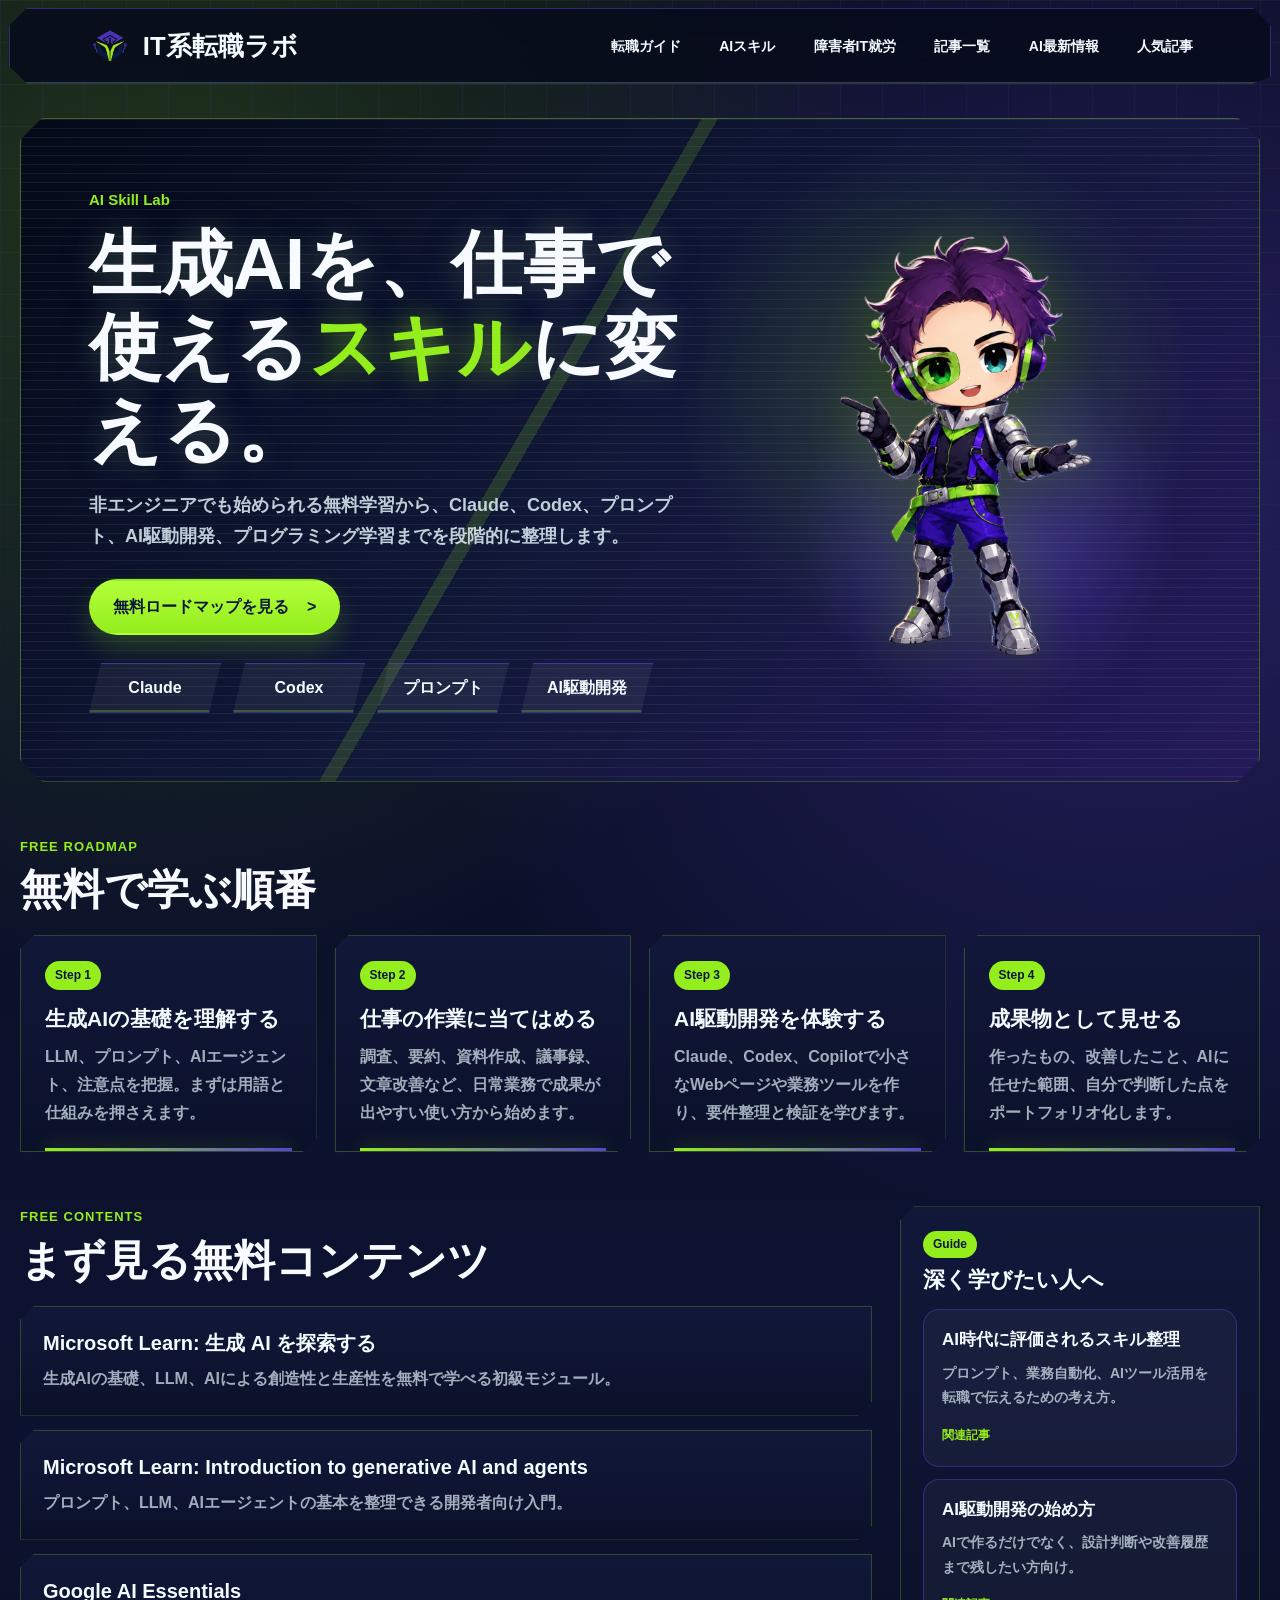
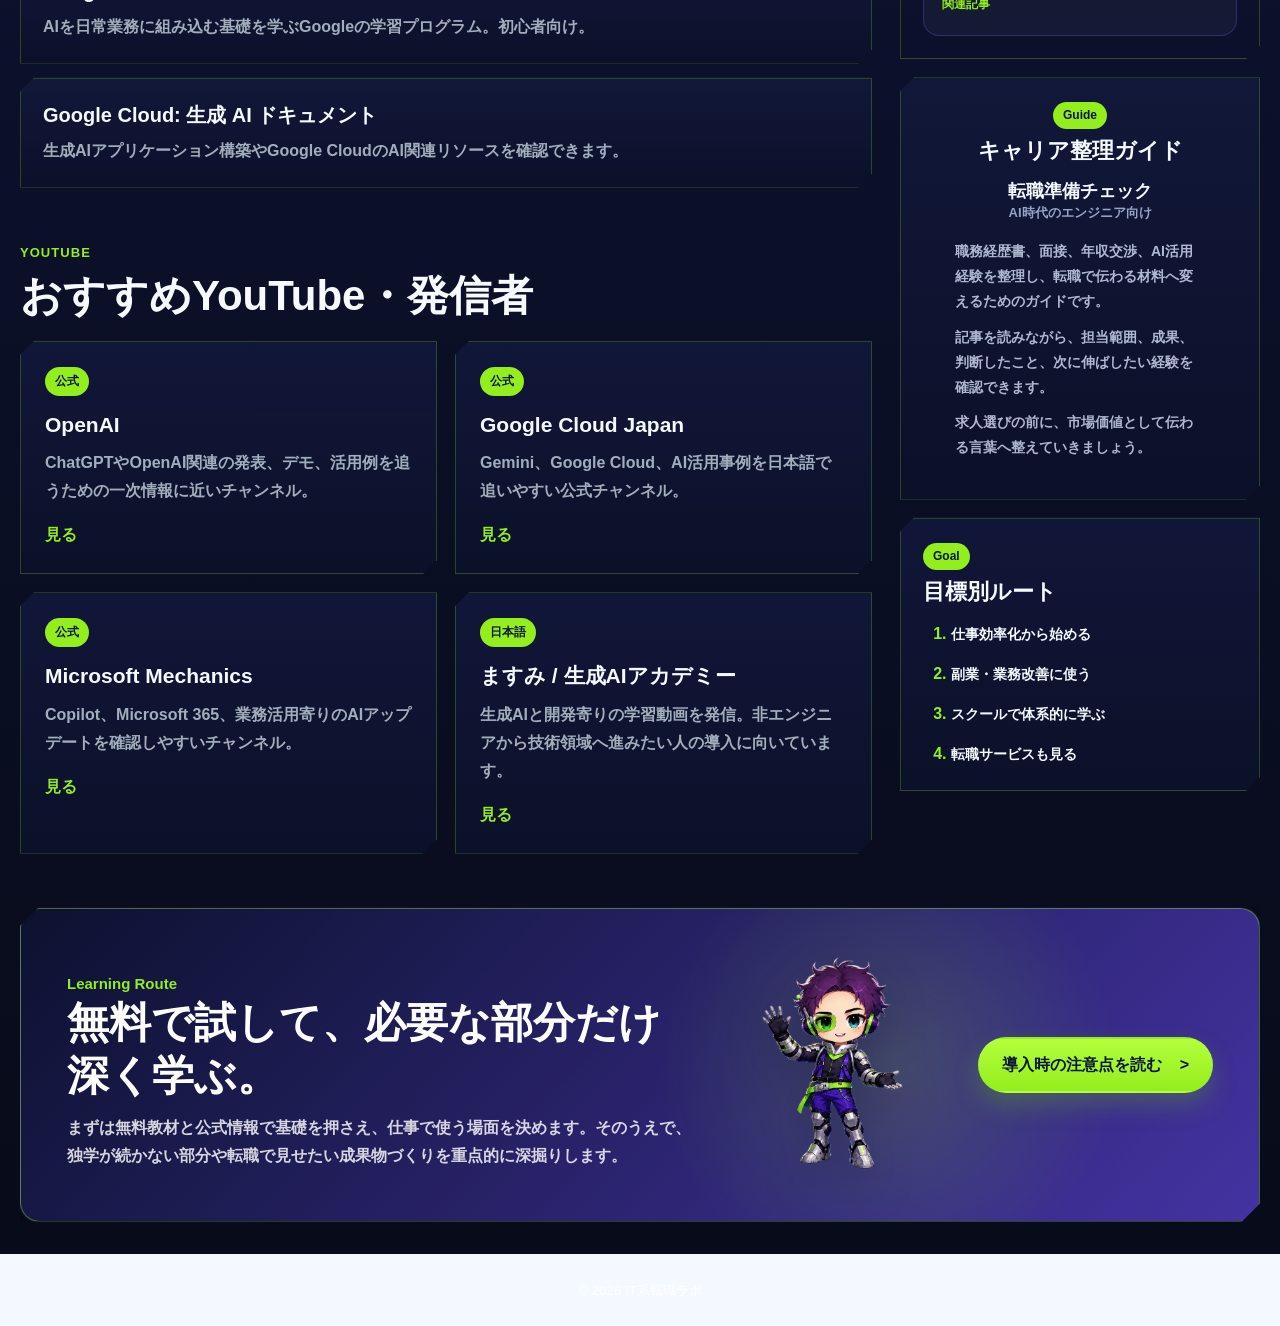
<file: ai-skills.html>
<!DOCTYPE html>
<html lang="ja">
<head>
  <meta charset="UTF-8">
  <!-- Google Tag Manager -->
  <script>(function(w,d,s,l,i){w[l]=w[l]||[];w[l].push({'gtm.start':
  new Date().getTime(),event:'gtm.js'});var f=d.getElementsByTagName(s)[0],
  j=d.createElement(s),dl=l!='dataLayer'?'&l='+l:'';j.async=true;j.src=
  'https://www.googletagmanager.com/gtm.js?id='+i+dl;f.parentNode.insertBefore(j,f);
  })(window,document,'script','dataLayer','GTM-K5G35ZPQ');</script>
  <!-- End Google Tag Manager -->
  <meta name="viewport" content="width=device-width, initial-scale=1.0">
  <link rel="icon" type="image/png" href="logo2.png">
  <meta name="description" content="非エンジニアから実務経験者まで、生成AIを仕事とキャリアに活かすための無料学習ロードマップです。">
  <link rel="canonical" href="https://poka-tools.github.io/article-lp/ai-skills.html">
  <meta property="og:type" content="website">
  <meta property="og:site_name" content="IT系転職ラボ">
  <meta property="og:title" content="AIスキルラボ | 生成AIを無料で学ぶロードマップ">
  <meta property="og:description" content="生成AIを仕事とキャリアに活かすための無料学習ロードマップです。">
  <meta property="og:url" content="https://poka-tools.github.io/article-lp/ai-skills.html">
  <meta property="og:image" content="https://poka-tools.github.io/article-lp/assets/images/eyecatch-ai-era-engineer-skills.webp">
  <meta property="og:image:width" content="1200">
  <meta property="og:image:height" content="630">
  <meta name="twitter:card" content="summary_large_image">
  <meta name="twitter:title" content="AIスキルラボ | 生成AIを無料で学ぶロードマップ">
  <meta name="twitter:description" content="生成AIを仕事とキャリアに活かすための無料学習ロードマップです。">
  <meta name="twitter:image" content="https://poka-tools.github.io/article-lp/assets/images/eyecatch-ai-era-engineer-skills.webp">
  <title>AIスキルラボ | 生成AIを無料で学ぶロードマップ</title>
  <link rel="stylesheet" href="styles.css?v=20260530-1">
</head>
<body class="ai-lab-page">
  <!-- Google Tag Manager (noscript) -->
  <noscript><iframe src="https://www.googletagmanager.com/ns.html?id=GTM-K5G35ZPQ"
  height="0" width="0" style="display:none;visibility:hidden"></iframe></noscript>
  <!-- End Google Tag Manager (noscript) -->
  <header class="site-header">
    <a class="brand" href="index.html">
      <img src="logo2.png" alt="" aria-hidden="true">
      <span>IT系転職ラボ</span>
    </a>
    <button class="menu-toggle" type="button" aria-expanded="false" aria-label="メニューを開く">
      <span></span>
      <span></span>
      <span></span>
    </button>
    <nav class="nav" aria-label="主要ナビゲーション">
      <a href="index.html#main-article">転職ガイド</a>
      <a href="ai-skills.html">AIスキル</a>
      <a href="shogaisha-it-shurou.html">障害者IT就労</a>
      <a href="articles.html">記事一覧</a>
      <a href="index.html#ai-news">AI最新情報</a>
      <a href="index.html#popular">人気記事</a>
    </nav>
  </header>

  <main>
    <section class="skill-hero">
      <div>
        <p class="eyebrow">AI Skill Lab</p>
        <h1>生成AIを、仕事で使える<span>スキル</span>に変える。</h1>
        <p>
          非エンジニアでも始められる無料学習から、Claude、Codex、プロンプト、AI駆動開発、プログラミング学習までを段階的に整理します。
        </p>
        <div class="hero-actions">
          <a class="button primary" href="#roadmap">無料ロードマップを見る</a>
        </div>
        <div class="cyber-tags" aria-label="学習カテゴリ">
          <a href="#roadmap">Claude</a>
          <a href="#roadmap">Codex</a>
          <a href="#roadmap">プロンプト</a>
          <a href="#roadmap">AI駆動開発</a>
        </div>
      </div>
      <img src="image3.webp" alt="" aria-hidden="true">
    </section>

    <section id="roadmap" class="lab-section">
      <div class="section-heading">
        <p>Free Roadmap</p>
        <h2>無料で学ぶ順番</h2>
      </div>
      <div class="roadmap-grid">
        <article>
          <span>Step 1</span>
          <h3>生成AIの基礎を理解する</h3>
          <p>LLM、プロンプト、AIエージェント、注意点を把握。まずは用語と仕組みを押さえます。</p>
        </article>
        <article>
          <span>Step 2</span>
          <h3>仕事の作業に当てはめる</h3>
          <p>調査、要約、資料作成、議事録、文章改善など、日常業務で成果が出やすい使い方から始めます。</p>
        </article>
        <article>
          <span>Step 3</span>
          <h3>AI駆動開発を体験する</h3>
          <p>Claude、Codex、Copilotで小さなWebページや業務ツールを作り、要件整理と検証を学びます。</p>
        </article>
        <article>
          <span>Step 4</span>
          <h3>成果物として見せる</h3>
          <p>作ったもの、改善したこと、AIに任せた範囲、自分で判断した点をポートフォリオ化します。</p>
        </article>
      </div>
    </section>

    <section class="lab-layout">
      <div>
        <section class="resource-section">
          <div class="section-heading">
            <p>Free Contents</p>
            <h2>まず見る無料コンテンツ</h2>
          </div>
          <div class="resource-list">
            <a href="https://learn.microsoft.com/ja-jp/training/modules/explore-generative-ai/" target="_blank" rel="noopener">
              <strong>Microsoft Learn: 生成 AI を探索する</strong>
              <p>生成AIの基礎、LLM、AIによる創造性と生産性を無料で学べる初級モジュール。</p>
            </a>
            <a href="https://learn.microsoft.com/training/modules/fundamentals-generative-ai" target="_blank" rel="noopener">
              <strong>Microsoft Learn: Introduction to generative AI and agents</strong>
              <p>プロンプト、LLM、AIエージェントの基本を整理できる開発者向け入門。</p>
            </a>
            <a href="https://grow.google/ai-essentials/" target="_blank" rel="noopener">
              <strong>Google AI Essentials</strong>
              <p>AIを日常業務に組み込む基礎を学ぶGoogleの学習プログラム。初心者向け。</p>
            </a>
            <a href="https://cloud.google.com/docs/generative-ai?hl=ja" target="_blank" rel="noopener">
              <strong>Google Cloud: 生成 AI ドキュメント</strong>
              <p>生成AIアプリケーション構築やGoogle CloudのAI関連リソースを確認できます。</p>
            </a>
          </div>
        </section>

        <section class="resource-section">
          <div class="section-heading">
            <p>YouTube</p>
            <h2>おすすめYouTube・発信者</h2>
          </div>
          <div class="creator-grid">
            <article>
              <span>公式</span>
              <h3>OpenAI</h3>
              <p>ChatGPTやOpenAI関連の発表、デモ、活用例を追うための一次情報に近いチャンネル。</p>
              <a href="https://www.youtube.com/@OpenAI" target="_blank" rel="noopener">見る</a>
            </article>
            <article>
              <span>公式</span>
              <h3>Google Cloud Japan</h3>
              <p>Gemini、Google Cloud、AI活用事例を日本語で追いやすい公式チャンネル。</p>
              <a href="https://www.youtube.com/@googlecloudjapan" target="_blank" rel="noopener">見る</a>
            </article>
            <article>
              <span>公式</span>
              <h3>Microsoft Mechanics</h3>
              <p>Copilot、Microsoft 365、業務活用寄りのAIアップデートを確認しやすいチャンネル。</p>
              <a href="https://www.youtube.com/@MicrosoftMechanics" target="_blank" rel="noopener">見る</a>
            </article>
            <article>
              <span>日本語</span>
              <h3>ますみ / 生成AIアカデミー</h3>
              <p>生成AIと開発寄りの学習動画を発信。非エンジニアから技術領域へ進みたい人の導入に向いています。</p>
              <a href="https://www.youtube.com/@masumi_engineer" target="_blank" rel="noopener">見る</a>
            </article>
          </div>
        </section>
      </div>

      <aside class="lab-sidebar">
        <section class="guide-box">
          <div class="side-heading">
            <span>Guide</span>
            <h2>深く学びたい人へ</h2>
          </div>
          <a class="guide-card" href="article.html?slug=ai-era-engineer-skills">
            <strong>AI時代に評価されるスキル整理</strong>
            <p>プロンプト、業務自動化、AIツール活用を転職で伝えるための考え方。</p>
            <em>関連記事</em>
          </a>
          <a class="guide-card" href="article.html?slug=codex-windows-personal-dev">
            <strong>AI駆動開発の始め方</strong>
            <p>AIで作るだけでなく、設計判断や改善履歴まで残したい方向け。</p>
            <em>関連記事</em>
          </a>
        </section>

        <section class="profile-card" aria-label="キャリア整理ガイド">
          <div class="side-heading">
            <span>Guide</span>
            <h2>キャリア整理ガイド</h2>
          </div>
          <div class="profile-author">
            <div>
              <strong>転職準備チェック</strong>
              <span>AI時代のエンジニア向け</span>
            </div>
          </div>
          <div class="profile-copy">
            <p>職務経歴書、面接、年収交渉、AI活用経験を整理し、転職で伝わる材料へ変えるためのガイドです。</p>
            <p>記事を読みながら、担当範囲、成果、判断したこと、次に伸ばしたい経験を確認できます。</p>
            <p>求人選びの前に、市場価値として伝わる言葉へ整えていきましょう。</p>
          </div>
        </section>

        <section class="side-list">
          <div class="side-heading">
            <span>Goal</span>
            <h2>目標別ルート</h2>
          </div>
          <ol>
            <li><a href="#roadmap">仕事効率化から始める</a></li>
            <li><a href="#roadmap">副業・業務改善に使う</a></li>
            <li><a href="#paid">スクールで体系的に学ぶ</a></li>
            <li><a href="index.html#ads">転職サービスも見る</a></li>
          </ol>
        </section>
      </aside>
    </section>

    <section id="paid" class="paid-section">
      <div>
        <p class="eyebrow">Learning Route</p>
        <h2>無料で試して、必要な部分だけ深く学ぶ。</h2>
        <p>
          まずは無料教材と公式情報で基礎を押さえ、仕事で使う場面を決めます。そのうえで、独学が続かない部分や転職で見せたい成果物づくりを重点的に深掘りします。
        </p>
      </div>
      <img class="paid-mascot" src="image5.webp" alt="" aria-hidden="true">
      <a class="button primary" href="article.html?slug=ai-driven-development-team">導入時の注意点を読む</a>
    </section>
  </main>

  <footer class="footer">
    <small>&copy; 2026 IT系転職ラボ</small>
  </footer>
  <script src="assets/affiliate-links.js?v=20260515-1"></script>
  <script src="assets/app.js?v=20260530-1"></script>
</body>
</html>
</file>
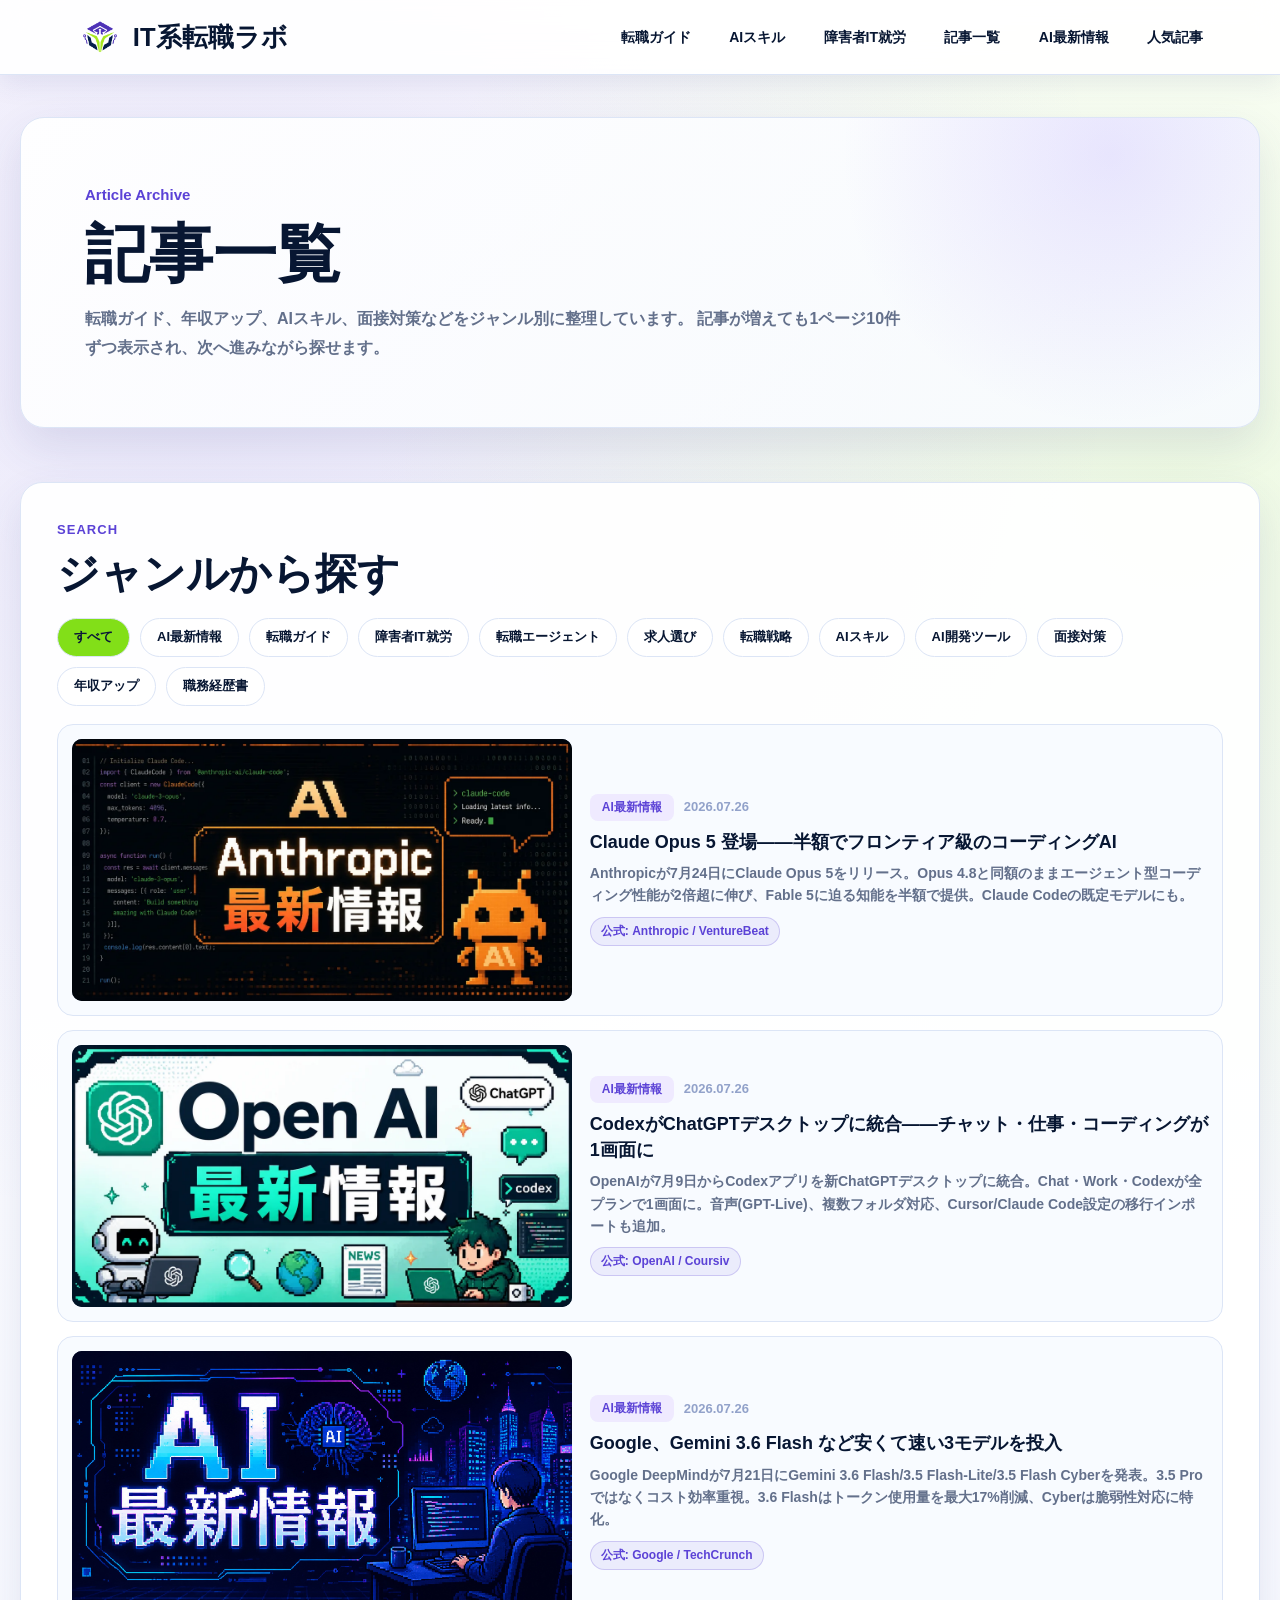
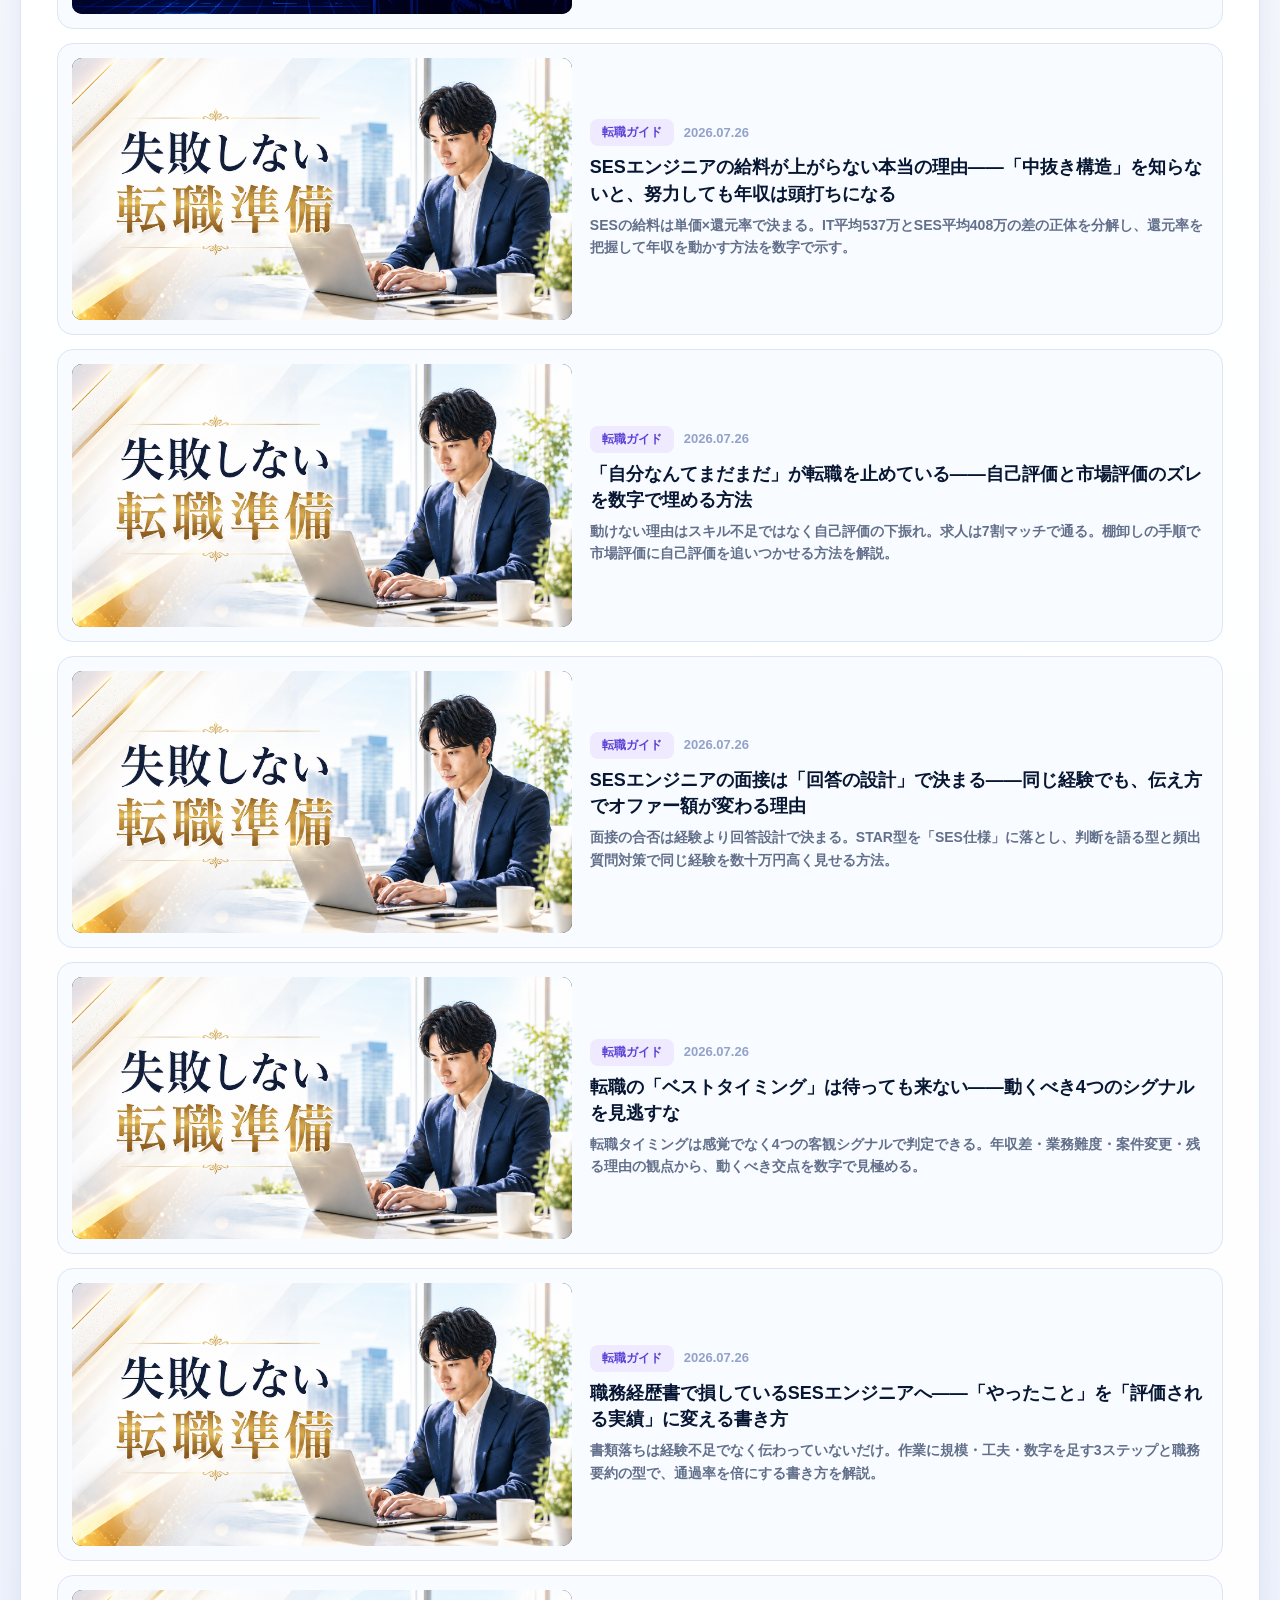
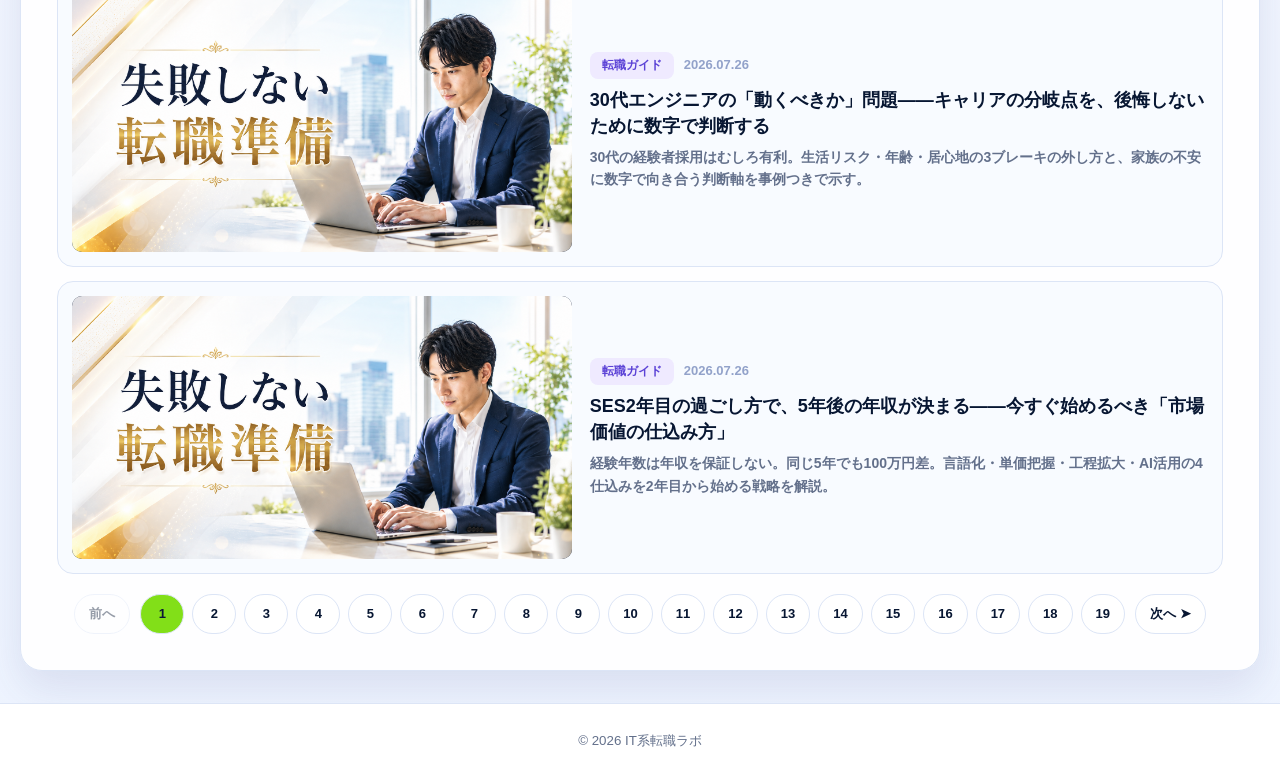
<file: articles.html>
<!DOCTYPE html>
<html lang="ja">
<head>
  <meta charset="UTF-8">
  <!-- Google Tag Manager -->
  <script>(function(w,d,s,l,i){w[l]=w[l]||[];w[l].push({'gtm.start':
  new Date().getTime(),event:'gtm.js'});var f=d.getElementsByTagName(s)[0],
  j=d.createElement(s),dl=l!='dataLayer'?'&l='+l:'';j.async=true;j.src=
  'https://www.googletagmanager.com/gtm.js?id='+i+dl;f.parentNode.insertBefore(j,f);
  })(window,document,'script','dataLayer','GTM-K5G35ZPQ');</script>
  <!-- End Google Tag Manager -->
  <meta name="viewport" content="width=device-width, initial-scale=1.0">
  <link rel="icon" type="image/png" href="logo2.png">
  <meta name="description" content="IT系転職ラボの記事一覧です。転職ガイド、年収アップ、AIスキル、AI開発ツールなどジャンル別に探せます。">
  <link rel="canonical" href="https://poka-tools.github.io/article-lp/articles.html">
  <meta property="og:type" content="website">
  <meta property="og:site_name" content="IT系転職ラボ">
  <meta property="og:title" content="記事一覧 | IT系転職ラボ">
  <meta property="og:description" content="転職ガイド、年収アップ、AIスキル、AI開発ツールなど、エンジニア向け記事をジャンル別に探せます。">
  <meta property="og:url" content="https://poka-tools.github.io/article-lp/articles.html">
  <meta property="og:image" content="https://poka-tools.github.io/article-lp/assets/images/eyecatch-ai-era-engineer-skills.webp">
  <meta property="og:image:width" content="1200">
  <meta property="og:image:height" content="630">
  <meta name="twitter:card" content="summary_large_image">
  <meta name="twitter:title" content="記事一覧 | IT系転職ラボ">
  <meta name="twitter:description" content="転職ガイド、年収アップ、AIスキル、AI開発ツールなど、エンジニア向け記事をジャンル別に探せます。">
  <meta name="twitter:image" content="https://poka-tools.github.io/article-lp/assets/images/eyecatch-ai-era-engineer-skills.webp">
  <title>記事一覧 | IT系転職ラボ</title>
  <link rel="stylesheet" href="styles.css?v=20260530-1">
</head>
<body>
  <!-- Google Tag Manager (noscript) -->
  <noscript><iframe src="https://www.googletagmanager.com/ns.html?id=GTM-K5G35ZPQ"
  height="0" width="0" style="display:none;visibility:hidden"></iframe></noscript>
  <!-- End Google Tag Manager (noscript) -->
  <header class="site-header">
    <a class="brand" href="index.html">
      <img src="logo2.png" alt="" aria-hidden="true">
      <span>IT系転職ラボ</span>
    </a>
    <button class="menu-toggle" type="button" aria-expanded="false" aria-label="メニューを開く">
      <span></span>
      <span></span>
      <span></span>
    </button>
    <nav class="nav" aria-label="主要ナビゲーション">
      <a href="index.html#main-article">転職ガイド</a>
      <a href="ai-skills.html">AIスキル</a>
      <a href="shogaisha-it-shurou.html">障害者IT就労</a>
      <a href="articles.html">記事一覧</a>
      <a href="index.html#ai-news">AI最新情報</a>
      <a href="index.html#popular">人気記事</a>
    </nav>
  </header>

  <main>
    <section class="archive-hero">
      <div>
        <p class="eyebrow">Article Archive</p>
        <h1>記事一覧</h1>
        <p>
          転職ガイド、年収アップ、AIスキル、面接対策などをジャンル別に整理しています。
          記事が増えても1ページ10件ずつ表示され、次へ進みながら探せます。
        </p>
      </div>
    </section>

    <section id="archive" class="archive-section">
      <div class="section-heading">
        <p>Search</p>
        <h2>ジャンルから探す</h2>
      </div>
      <div id="archiveFilters" class="archive-filters" aria-label="記事カテゴリ"></div>
      <div id="archiveList" class="archive-list"></div>
      <div id="archivePagination" class="archive-pagination" aria-label="記事一覧のページ送り"></div>
    </section>
  </main>

  <footer class="footer">
    <small>&copy; 2026 IT系転職ラボ</small>
  </footer>
  <script src="assets/affiliate-links.js?v=20260515-1"></script>
  <script src="assets/articles.js?v=20260515-7"></script>
  <script src="assets/app.js?v=20260530-1"></script>
</body>
</html>
</file>
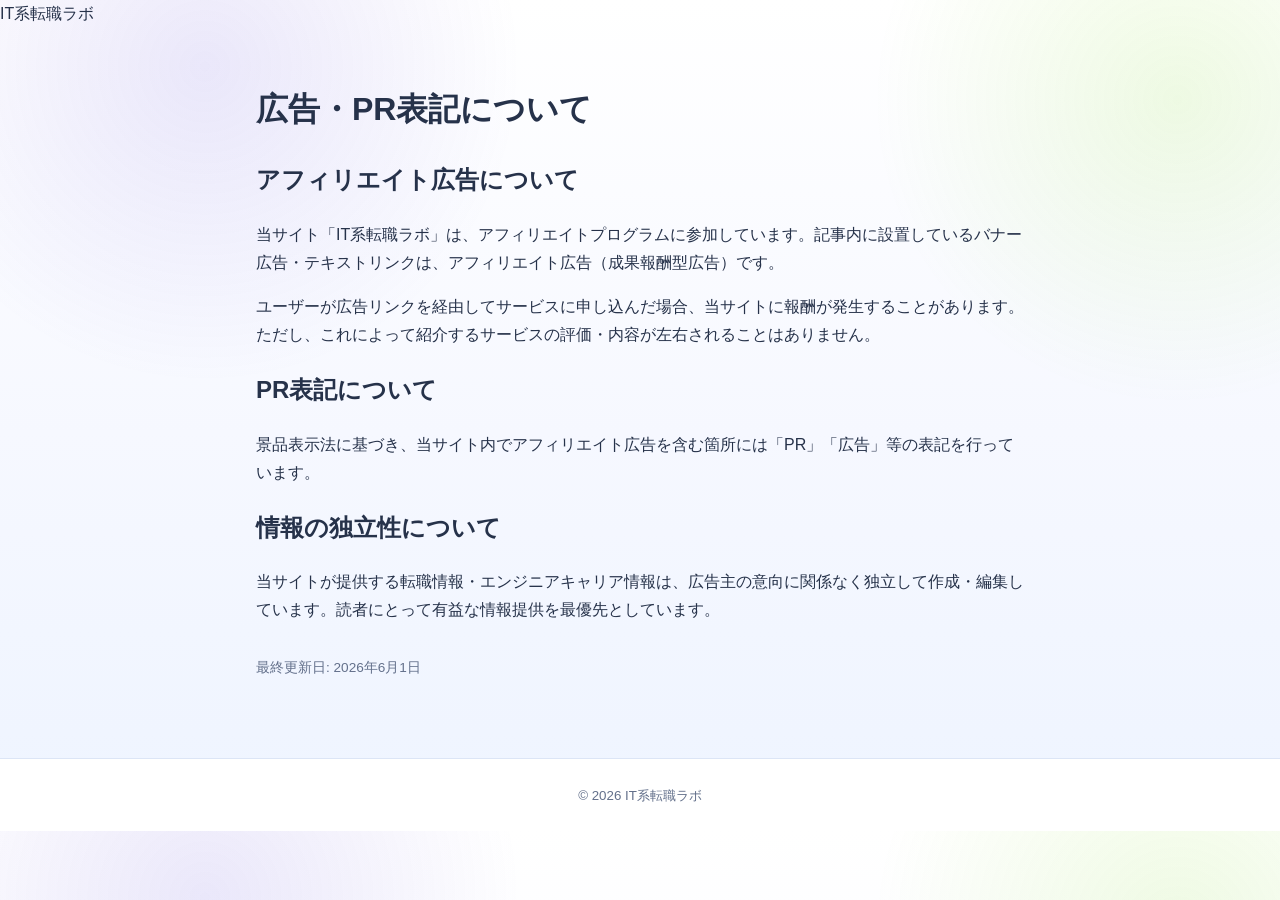
<file: pr-policy.html>
<!DOCTYPE html>
<html lang="ja">
<head>
  <meta charset="UTF-8">
  <meta name="viewport" content="width=device-width, initial-scale=1.0">
  <title>広告・PR表記について | IT系転職ラボ</title>
  <link rel="stylesheet" href="styles.css">
</head>
<body>
  <header class="header">
    <a class="logo" href="index.html">IT系転職ラボ</a>
  </header>
  <main style="max-width:800px;margin:0 auto;padding:2rem 1rem;">
    <h1>広告・PR表記について</h1>

    <h2>アフィリエイト広告について</h2>
    <p>当サイト「IT系転職ラボ」は、アフィリエイトプログラムに参加しています。記事内に設置しているバナー広告・テキストリンクは、アフィリエイト広告（成果報酬型広告）です。</p>
    <p>ユーザーが広告リンクを経由してサービスに申し込んだ場合、当サイトに報酬が発生することがあります。ただし、これによって紹介するサービスの評価・内容が左右されることはありません。</p>

    <h2>PR表記について</h2>
    <p>景品表示法に基づき、当サイト内でアフィリエイト広告を含む箇所には「PR」「広告」等の表記を行っています。</p>

    <h2>情報の独立性について</h2>
    <p>当サイトが提供する転職情報・エンジニアキャリア情報は、広告主の意向に関係なく独立して作成・編集しています。読者にとって有益な情報提供を最優先としています。</p>

    <p style="margin-top:2rem;font-size:0.85rem;color:var(--muted);">最終更新日: 2026年6月1日</p>
  </main>
  <footer class="footer">
    <small>&copy; 2026 IT系転職ラボ</small>
  </footer>
</body>
</html>
</file>
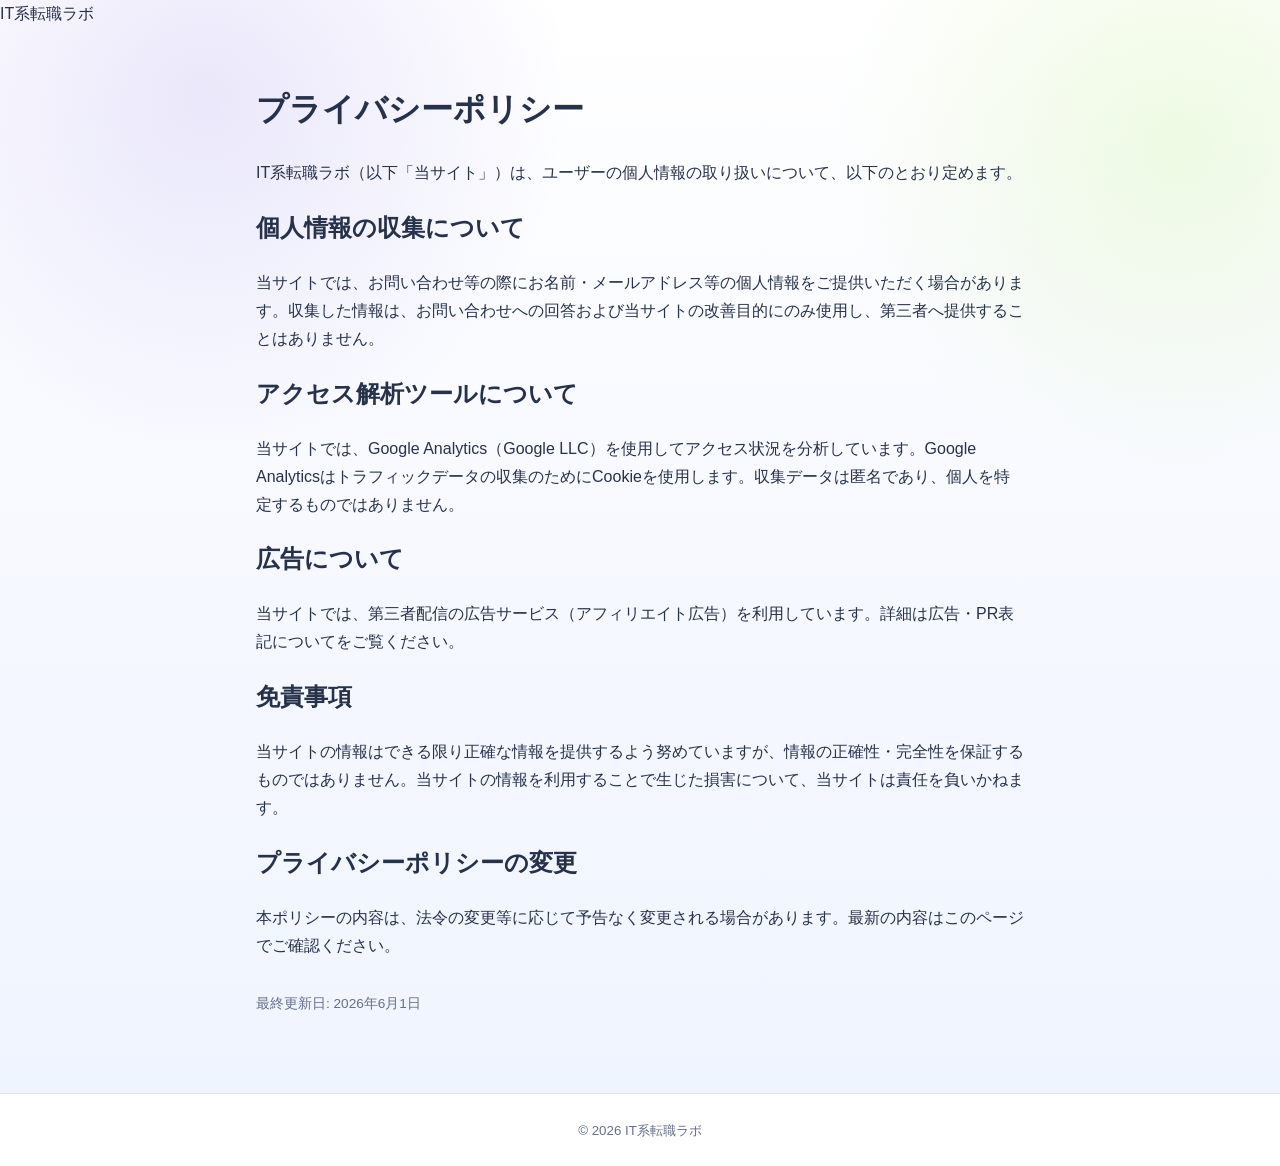
<file: privacy.html>
<!DOCTYPE html>
<html lang="ja">
<head>
  <meta charset="UTF-8">
  <meta name="viewport" content="width=device-width, initial-scale=1.0">
  <title>プライバシーポリシー | IT系転職ラボ</title>
  <link rel="stylesheet" href="styles.css">
</head>
<body>
  <header class="header">
    <a class="logo" href="index.html">IT系転職ラボ</a>
  </header>
  <main style="max-width:800px;margin:0 auto;padding:2rem 1rem;">
    <h1>プライバシーポリシー</h1>
    <p>IT系転職ラボ（以下「当サイト」）は、ユーザーの個人情報の取り扱いについて、以下のとおり定めます。</p>

    <h2>個人情報の収集について</h2>
    <p>当サイトでは、お問い合わせ等の際にお名前・メールアドレス等の個人情報をご提供いただく場合があります。収集した情報は、お問い合わせへの回答および当サイトの改善目的にのみ使用し、第三者へ提供することはありません。</p>

    <h2>アクセス解析ツールについて</h2>
    <p>当サイトでは、Google Analytics（Google LLC）を使用してアクセス状況を分析しています。Google Analyticsはトラフィックデータの収集のためにCookieを使用します。収集データは匿名であり、個人を特定するものではありません。</p>

    <h2>広告について</h2>
    <p>当サイトでは、第三者配信の広告サービス（アフィリエイト広告）を利用しています。詳細は<a href="pr-policy.html">広告・PR表記について</a>をご覧ください。</p>

    <h2>免責事項</h2>
    <p>当サイトの情報はできる限り正確な情報を提供するよう努めていますが、情報の正確性・完全性を保証するものではありません。当サイトの情報を利用することで生じた損害について、当サイトは責任を負いかねます。</p>

    <h2>プライバシーポリシーの変更</h2>
    <p>本ポリシーの内容は、法令の変更等に応じて予告なく変更される場合があります。最新の内容はこのページでご確認ください。</p>

    <p style="margin-top:2rem;font-size:0.85rem;color:var(--muted);">最終更新日: 2026年6月1日</p>
  </main>
  <footer class="footer">
    <small>&copy; 2026 IT系転職ラボ</small>
  </footer>
</body>
</html>
</file>
<file: styles.css>
:root {
  --navy: #f4f8ff;
  --text: #dce7ff;
  --muted: #94a3c7;
  --purple: #5b42d6;
  --purple-soft: #211b4c;
  --lime: #94ed1d;
  --lime-soft: #203d16;
  --link: #cfff7b;
  --link-hover: #f4f8ff;
  --line: rgba(148, 237, 29, 0.18);
  --panel: #121a38;
  --bg: #080d1d;
  --shadow: 0 18px 52px rgba(0, 0, 0, 0.36);
}

* {
  box-sizing: border-box;
}

html {
  scroll-behavior: smooth;
}

body {
  margin: 0;
  color: var(--text);
  background:
    radial-gradient(circle at 14% 8%, rgba(91, 66, 214, 0.28), transparent 24%),
    radial-gradient(circle at 92% 18%, rgba(148, 237, 29, 0.12), transparent 22%),
    linear-gradient(180deg, #080d1d 0%, #0d1430 52%, #080d1d 100%);
  font-family: "Hiragino Sans", "Yu Gothic", "Meiryo", "Segoe UI", sans-serif;
  line-height: 1.75;
}

img {
  display: block;
  max-width: 100%;
}

a {
  color: inherit;
  text-decoration: none;
}

.site-header {
  position: sticky;
  top: 0;
  z-index: 20;
  display: flex;
  align-items: center;
  justify-content: space-between;
  gap: 28px;
  padding: 14px clamp(20px, 6vw, 78px);
  background: rgba(8, 13, 29, 0.86);
  border-bottom: 1px solid var(--line);
  box-shadow: 0 6px 28px rgba(0, 0, 0, 0.28);
  backdrop-filter: blur(14px);
}

.brand {
  display: flex;
  align-items: center;
  gap: 10px;
  color: var(--navy);
  font-size: clamp(20px, 2vw, 28px);
  font-weight: 900;
  letter-spacing: 0;
  white-space: nowrap;
}

.brand img {
  width: 46px;
  height: 46px;
  object-fit: contain;
}

.nav {
  display: flex;
  flex-wrap: wrap;
  justify-content: flex-end;
  gap: clamp(16px, 3vw, 42px);
  color: var(--navy);
  font-size: 14px;
  font-weight: 800;
}

.nav a:hover {
  color: var(--lime);
}

.nav-cta-link {
  background: var(--lime);
  color: #1a1a2e !important;
  padding: 6px 16px;
  border-radius: 20px;
  font-weight: 900;
  transition: opacity 0.2s;
}

.nav-cta-link:hover {
  opacity: 0.85;
  color: #1a1a2e !important;
}

.menu-toggle {
  display: none;
  width: 44px;
  height: 44px;
  place-items: center;
  padding: 0;
  border: 1px solid var(--line);
  border-radius: 10px;
  background: rgba(255, 255, 255, 0.08);
  cursor: pointer;
}

.menu-toggle span {
  display: block;
  width: 20px;
  height: 2px;
  border-radius: 999px;
  background: currentColor;
}

.menu-toggle[aria-expanded="true"] span:nth-child(1) {
  transform: translateY(7px) rotate(45deg);
}

.menu-toggle[aria-expanded="true"] span:nth-child(2) {
  opacity: 0;
}

.menu-toggle[aria-expanded="true"] span:nth-child(3) {
  transform: translateY(-7px) rotate(-45deg);
}

.menu-toggle,
.menu-toggle span {
  color: var(--navy);
  transition: transform 0.18s ease, opacity 0.18s ease, background 0.18s ease;
}

.hero {
  position: relative;
  overflow: hidden;
  min-height: 610px;
  display: grid;
  grid-template-columns: minmax(320px, 1fr) minmax(300px, 0.72fr) minmax(320px, 0.82fr);
  gap: clamp(22px, 4vw, 46px);
  align-items: center;
  padding: clamp(44px, 7vw, 82px) clamp(20px, 7vw, 112px);
  background:
    radial-gradient(circle at 78% 60%, rgba(91, 66, 214, 0.32), transparent 25%),
    radial-gradient(circle at 92% 20%, rgba(148, 237, 29, 0.16), transparent 23%),
    linear-gradient(110deg, rgba(12, 18, 42, 0.98) 0%, rgba(18, 25, 58, 0.95) 52%, rgba(13, 18, 43, 0.98) 100%);
}

.hero::before,
.hero::after {
  content: "";
  position: absolute;
  pointer-events: none;
}

.hero::before {
  inset: 0;
  background-image:
    linear-gradient(rgba(148, 237, 29, 0.08) 1px, transparent 1px),
    linear-gradient(90deg, rgba(91, 66, 214, 0.18) 1px, transparent 1px);
  background-size: 36px 36px;
  mask-image: linear-gradient(90deg, rgba(0, 0, 0, 0.35), transparent 45%);
}

.hero::after {
  right: -80px;
  bottom: -120px;
  width: 520px;
  height: 520px;
  border: 1px solid rgba(148, 237, 29, 0.2);
  border-radius: 50%;
}

.hero-copy,
.hero-panel,
.hero-visual {
  position: relative;
  z-index: 1;
}

.eyebrow {
  margin: 0 0 10px;
  color: var(--lime);
  font-size: 15px;
  font-weight: 800;
  letter-spacing: 0;
}

.hero h1 {
  margin: 0;
  color: var(--navy);
  font-size: clamp(42px, 6vw, 76px);
  line-height: 1.14;
  letter-spacing: 0;
}

.hero h1::after {
  content: "";
  display: block;
  width: 160px;
  height: 8px;
  margin-top: 12px;
  border-radius: 999px;
  background: var(--lime);
}

.lead {
  max-width: 620px;
  margin: 18px 0 24px;
  color: var(--text);
  font-size: 17px;
  font-weight: 600;
}

.hero-actions {
  display: flex;
  flex-wrap: wrap;
  gap: 14px;
}

.button {
  display: inline-flex;
  align-items: center;
  justify-content: center;
  min-width: 190px;
  min-height: 50px;
  padding: 12px 22px;
  border: 2px solid transparent;
  border-radius: 999px;
  font-weight: 900;
}

.button::after {
  content: ">";
  margin-left: 18px;
  font-weight: 900;
}

.button.primary {
  color: #0b1738;
  background: linear-gradient(180deg, #b4ff3b, var(--lime));
  box-shadow: 0 12px 24px rgba(117, 198, 18, 0.26);
}

.button.secondary {
  color: #f4f8ff;
  background: rgba(255, 255, 255, 0.06);
  border-color: rgba(148, 237, 29, 0.42);
}

.hero-panel {
  padding: 28px;
  border: 1px solid var(--line);
  border-radius: 24px;
  background: rgba(18, 26, 56, 0.78);
  box-shadow: var(--shadow);
}

.hero-panel h2 {
  margin: 0 0 20px;
  color: var(--navy);
  font-size: 24px;
}

.hero-panel h2::after {
  content: "";
  display: block;
  width: 110px;
  height: 3px;
  margin-top: 8px;
  background: var(--lime);
}

.hero-panel ul {
  display: grid;
  gap: 14px;
  margin: 0;
  padding: 0;
  list-style: none;
}

.hero-panel li {
  display: grid;
  grid-template-columns: 42px 1fr;
  gap: 12px;
  align-items: center;
  color: var(--navy);
  font-weight: 800;
  line-height: 1.5;
}

.hero-panel li span {
  display: grid;
  place-items: center;
  width: 38px;
  height: 38px;
  border-radius: 50%;
  color: #fff;
  background: #5b42d6;
  font-size: 12px;
}

.hero-visual {
  min-height: 500px;
  display: grid;
  place-items: end center;
}

.hero-visual img {
  width: min(440px, 100%);
  max-height: 560px;
  object-fit: contain;
  filter: drop-shadow(0 20px 26px rgba(44, 32, 118, 0.2));
}

.float-card {
  position: absolute;
  padding: 14px 20px;
  border: 1px solid rgba(148, 237, 29, 0.48);
  border-radius: 14px;
  background: rgba(255, 255, 255, 0.78);
  color: var(--navy);
  box-shadow: 0 14px 30px rgba(57, 69, 135, 0.12);
  font-weight: 900;
  line-height: 1.35;
}

.float-card.career {
  top: 30px;
  right: 20px;
}

.float-card.salary {
  right: 0;
  bottom: 118px;
  color: var(--purple);
}

.float-card.resume {
  left: 8px;
  bottom: 46px;
  color: #547a08;
}

.recommended,
.news-section,
.archive-section,
.archive-hero,
.skill-section,
.conversion-section {
  width: min(1440px, calc(100% - 40px));
  margin: 0 auto;
}

.article-layout {
  width: min(1440px, calc(100% - 40px));
  margin: 46px auto 0;
  display: grid;
  grid-template-columns: minmax(0, 1fr) 360px;
  gap: 28px;
  align-items: start;
}

.main-article,
.sidebar section,
.archive-section {
  border: 1px solid var(--line);
  border-radius: 22px;
  background: rgba(18, 26, 56, 0.92);
  box-shadow: var(--shadow);
}

.main-article {
  overflow: hidden;
}

.article-header {
  padding: clamp(28px, 5vw, 54px);
  background:
    radial-gradient(circle at 92% 8%, rgba(148, 237, 29, 0.18), transparent 24%),
    linear-gradient(135deg, rgba(18, 26, 56, 0.98), rgba(28, 24, 76, 0.78));
  border-bottom: 1px solid var(--line);
}

.article-meta {
  margin: 8px 0 12px;
  color: var(--muted);
  font-size: 13px;
  font-weight: 800;
}

.article-header h2 {
  max-width: 880px;
  margin: 0;
  color: var(--navy);
  font-size: clamp(32px, 5vw, 56px);
  line-height: 1.22;
  letter-spacing: 0;
}

.article-header p:last-child {
  max-width: 860px;
  margin: 18px 0 0;
  color: #cfdafa;
  font-size: 18px;
  font-weight: 650;
}

.article-body {
  max-width: 860px;
  padding: clamp(28px, 5vw, 54px);
}

.latest-body {
  max-width: none;
}

.latest-article-cards {
  grid-template-columns: repeat(2, minmax(0, 1fr));
}

.latest-body .inline-pr-ad {
  margin-top: 28px;
  margin-bottom: 0;
}

.article-body h3 {
  margin: 42px 0 14px;
  padding-left: 16px;
  border-left: 5px solid var(--lime);
  color: var(--navy);
  font-size: clamp(24px, 3vw, 32px);
  line-height: 1.35;
}

.article-body h3:first-child {
  margin-top: 0;
}

.article-body p {
  margin: 0 0 22px;
  color: #cfdafa;
  font-size: 17px;
  font-weight: 550;
  line-height: 2;
}

.check-panel {
  margin: 36px 0;
  padding: clamp(22px, 4vw, 32px);
  border: 1px solid rgba(148, 237, 29, 0.56);
  border-radius: 20px;
  background: linear-gradient(135deg, rgba(29, 56, 24, 0.72), rgba(30, 24, 76, 0.64));
}

.check-panel h3 {
  margin: 0 0 18px;
  padding: 0;
  border: 0;
  font-size: clamp(22px, 3vw, 30px);
}

.check-panel ul {
  display: grid;
  gap: 12px;
  margin: 0;
  padding: 0;
  list-style: none;
}

.check-panel li {
  position: relative;
  padding-left: 32px;
  color: var(--navy);
  font-weight: 800;
  line-height: 1.65;
}

.check-panel li::before {
  content: "";
  position: absolute;
  left: 0;
  top: 0.52em;
  width: 18px;
  height: 18px;
  border-radius: 50%;
  background: var(--lime);
  box-shadow: inset 0 0 0 5px #fff;
}

.inline-ad {
  display: grid;
  grid-template-columns: auto minmax(0, 1fr) auto;
  gap: 18px;
  align-items: center;
  margin: 34px 0;
  padding: 20px;
  border: 2px solid rgba(91, 66, 214, 0.18);
  border-radius: 18px;
  background: linear-gradient(135deg, rgba(33, 27, 76, 0.86), rgba(26, 55, 21, 0.64));
}

.inline-pr-ad {
  display: block;
  padding: clamp(10px, 2vw, 14px);
  border-color: rgba(148, 237, 29, 0.28);
  background: linear-gradient(135deg, rgba(18, 26, 56, 0.94), rgba(49, 39, 126, 0.72));
}

.inline-pr-ad .affiliate-banner.is-top-pr {
  position: relative;
  width: 100%;
  max-width: none;
  margin: 0;
  padding: 8px;
  border: 1px solid rgba(74, 50, 200, 0.22);
  border-radius: 18px;
  background:
    linear-gradient(#ffffff, #ffffff) padding-box,
    linear-gradient(135deg, rgba(75, 50, 200, 0.5), rgba(142, 230, 82, 0.55)) border-box;
  box-shadow: 0 18px 38px rgba(35, 44, 84, 0.16);
  transition: transform 180ms ease, box-shadow 180ms ease, border-color 180ms ease;
}

.inline-pr-ad .affiliate-banner.is-top-pr::before {
  content: "PR";
  position: absolute;
  top: -10px;
  left: 16px;
  z-index: 2;
  display: inline-flex;
  align-items: center;
  justify-content: center;
  height: 22px;
  min-width: 38px;
  padding: 0 10px;
  border-radius: 999px;
  color: #fff;
  background: linear-gradient(135deg, var(--purple), #2f246f);
  box-shadow: 0 8px 18px rgba(75, 50, 200, 0.28);
  font-size: 12px;
  font-weight: 900;
  line-height: 1;
}

.inline-pr-ad .affiliate-banner.is-top-pr a {
  display: block;
  width: 100%;
  aspect-ratio: 1619 / 971;
  overflow: hidden;
  border-radius: 12px;
  transition: transform 180ms ease, filter 180ms ease;
}

.inline-pr-ad .affiliate-banner.is-top-pr a img {
  display: block;
  width: 100%;
  height: 100%;
  object-fit: contain;
}

.inline-pr-ad .affiliate-banner.is-top-pr:hover,
.inline-pr-ad .affiliate-banner.is-top-pr:focus-within {
  border-color: rgba(74, 50, 200, 0.36);
  box-shadow: 0 22px 46px rgba(35, 44, 84, 0.2);
  transform: translateY(-3px);
}

.inline-pr-ad .affiliate-banner.is-top-pr:hover a,
.inline-pr-ad .affiliate-banner.is-top-pr:focus-within a {
  filter: saturate(1.06);
  transform: scale(1.015);
}

.inline-pr-ad .affiliate-banner.is-top-pr a:active {
  transform: scale(0.975);
}

.inline-ad span,
.article-cta span,
.side-heading span {
  display: inline-flex;
  width: fit-content;
  padding: 3px 10px;
  border-radius: 999px;
  color: #fff;
  background: var(--purple);
  font-size: 12px;
  font-weight: 900;
}

.inline-ad strong {
  display: block;
  color: var(--navy);
  font-size: 18px;
}

.inline-pr-ad strong {
  margin-top: 10px;
  color: #fff;
  font-size: clamp(19px, 2.2vw, 24px);
  line-height: 1.45;
}

.inline-ad p {
  margin: 4px 0 0;
  color: var(--muted);
  font-size: 14px;
  line-height: 1.6;
}

.inline-pr-ad p {
  margin-top: 8px;
  color: #dce5ff;
}

.inline-ad a {
  min-width: 138px;
  padding: 10px 14px;
  border-radius: 999px;
  color: #0b1738;
  background: var(--lime);
  font-size: 14px;
  font-weight: 900;
  text-align: center;
}

.article-cta {
  display: flex;
  align-items: center;
  justify-content: space-between;
  gap: 22px;
  margin-top: 44px;
  padding: clamp(22px, 4vw, 34px);
  border-radius: 20px;
  background: linear-gradient(135deg, rgba(91, 66, 214, 0.98), rgba(27, 19, 84, 0.98));
  color: #fff;
}

.article-cta h3 {
  margin: 12px 0 8px;
  padding: 0;
  border: 0;
  color: #fff;
}

.article-cta p {
  margin: 0;
  color: rgba(255, 255, 255, 0.82);
  font-size: 15px;
  line-height: 1.7;
}

.sidebar {
  display: grid;
  gap: 18px;
  position: sticky;
  top: 92px;
}

.sidebar section {
  padding: 22px;
}

.side-heading {
  margin-bottom: 14px;
}

.side-heading h2 {
  margin: 8px 0 0;
  color: var(--navy);
  font-size: 22px;
  line-height: 1.3;
}

.guide-box {
  background: linear-gradient(180deg, rgba(18, 26, 56, 0.94), rgba(27, 23, 72, 0.82));
}

.guide-card {
  display: block;
  padding: 18px;
  border: 1px solid var(--line);
  border-radius: 16px;
  background: rgba(255, 255, 255, 0.04);
}

.guide-card + .guide-card {
  margin-top: 12px;
}

.affiliate-banner {
  position: relative;
  display: grid;
  gap: 0;
  justify-items: center;
  justify-self: center;
  margin: 0 0 14px;
  padding: 0;
  border: 0;
  border-radius: 16px;
  background: transparent;
}

.affiliate-banner span {
  display: inline-flex;
  width: fit-content;
  padding: 3px 10px;
  border-radius: 999px;
  color: #fff;
  background: var(--purple);
  font-size: 12px;
  font-weight: 900;
}

.affiliate-banner a {
  display: inline-flex;
  align-items: center;
  justify-content: center;
  overflow: hidden;
  border-radius: 16px;
  box-shadow: 0 12px 28px rgba(57, 69, 135, 0.12);
}

.affiliate-banner a img {
  display: block;
  max-width: none;
  object-fit: contain;
}

/* 障害者IT就労移行支援の提携準備中プレースホルダー枠 */
.affiliate-banner.is-shuro a {
  width: 100%;
  box-shadow: none;
}

.affiliate-banner.is-shuro .banner-placeholder {
  display: flex;
  align-items: center;
  justify-content: center;
  width: 100%;
  min-height: 96px;
  padding: 18px 20px;
  border: 2px dashed #b7a8e0;
  border-radius: 16px;
  background: #f6f2fd;
  color: #6a5aa0;
  font-size: 14px;
  font-weight: 800;
  text-align: center;
  line-height: 1.6;
}

.affiliate-banner .tracking-pixel {
  position: absolute;
  width: 1px;
  height: 1px;
  opacity: 0;
  pointer-events: none;
}

.affiliate-banner.is-rectangle {
  width: min(100%, 300px);
  margin-inline: auto;
}

.affiliate-banner.is-rectangle::before {
  content: "PR";
  position: absolute;
  top: -10px;
  left: 12px;
  z-index: 2;
  display: inline-flex;
  align-items: center;
  justify-content: center;
  height: 22px;
  min-width: 38px;
  padding: 0 10px;
  border-radius: 999px;
  color: #fff;
  background: linear-gradient(135deg, var(--purple), #2f246f);
  box-shadow: 0 8px 18px rgba(75, 50, 200, 0.28);
  font-size: 12px;
  font-weight: 900;
  line-height: 1;
}

.affiliate-banner.is-rectangle a {
  width: min(100%, 300px);
  aspect-ratio: 300 / 250;
}

.affiliate-banner.is-rectangle a img {
  width: 100%;
  height: 100%;
  object-fit: cover;
}

.affiliate-banner.is-wide {
  width: min(100%, 320px);
  margin-inline: auto;
}

.affiliate-banner.is-wide a {
  width: min(100%, 320px);
  aspect-ratio: 320 / 100;
}

.affiliate-banner.is-wide a img {
  width: 100%;
  height: 100%;
}

.bottom-slim-ad {
  width: min(100% - 32px, 920px);
  margin: 34px auto 62px;
}

.bottom-slim-ad .affiliate-banner {
  margin-bottom: 0;
}

.affiliate-banner.is-slim {
  position: relative;
  width: 100%;
  margin-inline: auto;
  padding: 8px;
  border: 1px solid rgba(74, 50, 200, 0.22);
  border-radius: 18px;
  background:
    linear-gradient(#ffffff, #ffffff) padding-box,
    linear-gradient(135deg, rgba(75, 50, 200, 0.5), rgba(142, 230, 82, 0.55)) border-box;
  box-shadow: 0 18px 38px rgba(35, 44, 84, 0.16);
  transition: transform 180ms ease, box-shadow 180ms ease, border-color 180ms ease;
}

.affiliate-banner.is-slim::before {
  content: "PR";
  position: absolute;
  top: 0;
  left: 16px;
  z-index: 2;
  display: inline-flex;
  align-items: center;
  justify-content: center;
  height: 22px;
  min-width: 38px;
  padding: 0 10px;
  border-radius: 999px;
  color: #fff;
  background: linear-gradient(135deg, var(--purple), #2f246f);
  box-shadow: 0 8px 18px rgba(75, 50, 200, 0.28);
  font-size: 12px;
  font-weight: 900;
  line-height: 1;
}

.affiliate-banner.is-slim a {
  position: relative;
  z-index: 1;
  width: 100%;
  aspect-ratio: 320 / 100;
  overflow: hidden;
  border-radius: 12px;
  transition: transform 180ms ease, filter 180ms ease;
}

.affiliate-banner.is-slim a img {
  width: 100%;
  height: 100%;
  object-fit: cover;
  display: block;
}

.affiliate-banner.is-slim span {
  display: none;
}

.bottom-slim-ad .affiliate-banner.is-slim:hover,
.bottom-slim-ad .affiliate-banner.is-slim:focus-within {
  border-color: rgba(74, 50, 200, 0.36);
  transform: translateY(-3px);
  box-shadow: 0 24px 52px rgba(35, 44, 84, 0.18);
}

.bottom-slim-ad .affiliate-banner.is-slim:hover a,
.bottom-slim-ad .affiliate-banner.is-slim:focus-within a {
  transform: scale(1.015);
}

.bottom-slim-ad .affiliate-banner.is-slim a:active {
  transform: scale(0.975);
}

.affiliate-banner.is-tensyoku {
  width: min(100%, 320px);
  margin-inline: auto;
  padding: 8px;
  border: 1px solid rgba(74, 50, 200, 0.22);
  border-radius: 18px;
  background:
    linear-gradient(#ffffff, #ffffff) padding-box,
    linear-gradient(135deg, rgba(75, 50, 200, 0.5), rgba(142, 230, 82, 0.55)) border-box;
  box-shadow: 0 18px 38px rgba(35, 44, 84, 0.16);
  transition: transform 180ms ease, box-shadow 180ms ease, border-color 180ms ease;
}

.affiliate-banner.is-tensyoku::before {
  content: "PR";
  position: absolute;
  top: -10px;
  left: 16px;
  z-index: 2;
  display: inline-flex;
  align-items: center;
  justify-content: center;
  height: 22px;
  min-width: 38px;
  padding: 0 10px;
  border-radius: 999px;
  color: #fff;
  background: linear-gradient(135deg, var(--purple), #2f246f);
  box-shadow: 0 8px 18px rgba(75, 50, 200, 0.28);
  font-size: 12px;
  font-weight: 900;
  line-height: 1;
}

.affiliate-banner.is-tensyoku a {
  width: min(100%, 320px);
  aspect-ratio: 1619 / 971;
  border-radius: 12px;
  box-shadow: none;
  transition: transform 180ms ease, filter 180ms ease;
}

.affiliate-banner.is-tensyoku a img {
  width: 100%;
  height: 100%;
}

.affiliate-banner.is-tensyoku:hover,
.affiliate-banner.is-tensyoku:focus-within {
  transform: translateY(-3px);
  border-color: rgba(74, 50, 200, 0.36);
  box-shadow: 0 22px 46px rgba(35, 44, 84, 0.2);
}

.affiliate-banner.is-tensyoku:hover a,
.affiliate-banner.is-tensyoku:focus-within a {
  transform: scale(1.015);
  filter: saturate(1.06);
}

.affiliate-banner.is-tensyoku a:active {
  transform: scale(0.975);
}

.affiliate-banner.is-compact {
  width: fit-content;
  justify-items: center;
  padding: 8px;
}

.affiliate-banner.is-compact a {
  width: 100px;
  height: 60px;
}

.affiliate-banner.is-compact a img {
  width: 100%;
  height: 100%;
}

.article-inline-banner {
  display: flex;
  justify-content: center;
  width: 100%;
  margin: 16px 0 22px;
}

.article-inline-banner .affiliate-banner {
  margin: 0;
}

.guide-card strong {
  display: block;
  color: var(--navy);
  font-size: 17px;
  line-height: 1.45;
}

.guide-card p {
  margin: 8px 0 10px;
  color: var(--muted);
  font-size: 14px;
  font-weight: 650;
}

.guide-card em {
  color: var(--purple);
  font-size: 12px;
  font-style: normal;
  font-weight: 900;
}

.side-list ol {
  display: grid;
  gap: 12px;
  margin: 0;
  padding-left: 28px;
}

.side-list li {
  color: var(--purple);
  font-weight: 900;
}

.side-list a {
  color: var(--navy);
  font-size: 14px;
  line-height: 1.55;
}

.profile-card {
  text-align: center;
}

.profile-author {
  display: flex;
  align-items: center;
  justify-content: center;
  gap: 12px;
  margin-bottom: 14px;
}

.profile-author strong,
.profile-author span {
  display: block;
}

.profile-author strong {
  color: var(--navy);
  font-size: 18px;
  line-height: 1.25;
}

.profile-author span {
  color: var(--muted);
  font-size: 13px;
  font-weight: 800;
}

.profile-copy {
  max-width: 250px;
  margin: 0 auto 16px;
  text-align: left;
}

.profile-card p {
  margin: 0 0 10px;
  color: rgba(220, 231, 255, 0.78);
  font-size: 14px;
  font-weight: 650;
  line-height: 1.8;
}

.profile-card p:last-of-type {
  margin-bottom: 0;
}

.profile-card a {
  display: inline-flex;
  align-items: center;
  justify-content: center;
  min-height: 40px;
  padding: 9px 14px;
  border: 1px solid rgba(148, 237, 29, 0.34);
  border-radius: 999px;
  color: var(--navy);
  background: rgba(148, 237, 29, 0.08);
  font-size: 13px;
  font-weight: 900;
}

.profile-card a:hover {
  border-color: var(--lime);
  color: #0b1738;
  background: var(--lime);
}

.profile-avatar {
  width: 52px;
  height: 52px;
  border-radius: 50%;
  object-fit: cover;
  border: 2px solid rgba(148, 237, 29, 0.4);
  flex-shrink: 0;
}

.profile-tags {
  display: flex;
  flex-wrap: wrap;
  gap: 6px;
  margin: 10px 0 0;
  justify-content: center;
}

.profile-tag {
  display: inline-block;
  padding: 3px 10px;
  border-radius: 999px;
  background: rgba(148, 237, 29, 0.08);
  border: 1px solid rgba(148, 237, 29, 0.22);
  color: var(--lime);
  font-size: 11px;
  font-weight: 800;
}

.topics {
  display: grid;
  gap: 10px;
}

.topics a {
  display: block;
  padding: 12px 0;
  border-top: 1px solid var(--line);
  color: var(--text);
  font-size: 14px;
  font-weight: 800;
  line-height: 1.55;
}

.article-page {
  width: min(1180px, calc(100% - 40px));
  margin: 34px auto 0;
  display: grid;
  grid-template-columns: minmax(0, 1fr) 320px;
  gap: 26px;
  align-items: start;
}

.article-detail {
  overflow: hidden;
  border: 1px solid #dce5f6;
  border-radius: 18px;
  background: #ffffff;
  box-shadow: 0 18px 48px rgba(15, 23, 42, 0.08);
}

.article-side section {
  border: 1px solid #dce5f6;
  border-radius: 16px;
  background: #ffffff;
  box-shadow: 0 12px 30px rgba(15, 23, 42, 0.06);
}

.article-detail-header {
  padding: clamp(26px, 5vw, 46px);
  background: #ffffff;
  border-bottom: 1px solid #e5edf7;
}

.article-detail-header h1 {
  max-width: 820px;
  margin: 0;
  color: #111827;
  font-size: clamp(30px, 4.2vw, 48px);
  line-height: 1.32;
  letter-spacing: 0;
}

.article-detail-header p:last-of-type {
  max-width: 760px;
  margin: 16px 0 24px;
  color: #475569;
  font-size: 17px;
  font-weight: 600;
  line-height: 1.8;
}

.article-detail-header img {
  width: 100%;
  aspect-ratio: 16 / 9;
  border-radius: 14px;
  object-fit: cover;
  box-shadow: none;
}

.article-detail-body {
  max-width: 800px;
  margin: 0 auto;
  padding: clamp(30px, 5vw, 54px);
}

.article-toc {
  margin: 0 0 34px;
  padding: 20px;
  border: 1px solid #dce5f6;
  border-radius: 14px;
  background: #f8fafc;
}

.article-toc strong {
  display: block;
  margin: 0 0 12px;
  color: var(--navy);
  font-size: 18px;
}

.article-toc ol {
  display: grid;
  gap: 10px;
  margin: 0;
  padding-left: 22px;
}

.article-toc li {
  color: #26324a;
  font-size: 15px;
  line-height: 1.6;
}

.article-toc li.is-child {
  margin-left: 18px;
  font-size: 14px;
}

.article-toc a {
  color: #4b32c8;
  text-decoration: none;
}

.article-toc a:hover {
  color: var(--lime);
  text-decoration: underline;
  text-underline-offset: 3px;
}

.article-detail-body h1 {
  display: none;
}

.article-detail-body h2 {
  margin: 46px 0 16px;
  padding-left: 14px;
  border-left: 4px solid var(--lime);
  color: #111827;
  font-size: clamp(23px, 3vw, 30px);
  line-height: 1.45;
}

.article-detail-body h2:first-child {
  margin-top: 0;
}

.article-detail-body h3 {
  margin: 32px 0 12px;
  color: #1f2937;
  font-size: 21px;
  line-height: 1.5;
}

.article-detail-body p,
.article-detail-body li {
  color: #334155;
  font-size: 17px;
  font-weight: 500;
  line-height: 1.9;
}

.article-detail-body p {
  margin: 0 0 22px;
}

.article-detail-body a {
  color: #4b32c8;
  font-weight: 800;
  text-decoration: underline;
  text-underline-offset: 3px;
  text-decoration-thickness: 1px;
}

.article-detail-body a:hover {
  color: var(--link-hover);
}

.article-detail-body strong {
  color: var(--navy);
}

.article-detail-body mark {
  display: inline;
  color: var(--navy);
  font-weight: 900;
  background: linear-gradient(transparent 58%, rgba(190, 242, 100, 0.68) 58%);
  padding: 0 0.08em;
}

.article-detail-body ul {
  display: grid;
  gap: 10px;
  margin: 0 0 24px;
  padding-left: 24px;
}

.article-conversion-cta {
  display: grid;
  grid-template-columns: minmax(0, 1fr) auto;
  gap: 18px;
  align-items: center;
  margin: 30px 0;
  padding: 22px;
  border: 1px solid #dce5f6;
  border-radius: 16px;
  background: #ffffff;
  box-shadow: 0 18px 44px rgba(15, 23, 42, 0.12);
}

.article-conversion-cta.is-compact {
  margin-top: 0;
}

.article-conversion-cta.is-featured {
  margin: 38px 0 34px;
  padding: 26px;
}

.article-conversion-cta.is-closing {
  margin-bottom: 0;
}

.article-conversion-cta__eyebrow {
  grid-column: 1 / -1;
  width: fit-content;
  padding: 4px 9px;
  border: 1px solid rgba(91, 66, 214, 0.18);
  border-radius: 999px;
  color: var(--purple);
  background: rgba(91, 66, 214, 0.08);
  font-size: 11px;
  font-weight: 900;
  line-height: 1;
}

.article-conversion-cta__body {
  display: grid;
  gap: 8px;
}

.article-conversion-cta__body strong {
  color: var(--navy);
  font-size: clamp(20px, 3vw, 27px);
  line-height: 1.35;
}

.article-conversion-cta__body p {
  margin: 0;
  color: #45536b;
  font-size: 15px;
  font-weight: 700;
  line-height: 1.75;
}

.article-conversion-cta__button {
  display: inline-flex;
  align-items: center;
  justify-content: center;
  min-height: 48px;
  padding: 0 18px;
  border-radius: 999px;
  color: #101827;
  background: var(--lime);
  font-size: 15px;
  font-weight: 900;
  text-decoration: none;
  white-space: nowrap;
  box-shadow: 0 12px 24px rgba(148, 237, 29, 0.24);
}

.article-conversion-cta__button:hover {
  color: #101827;
  transform: translateY(-1px);
}

.article-side {
  position: sticky;
  top: 92px;
  display: grid;
  gap: 18px;
}

.article-side section {
  padding: 22px;
}

.related-list {
  display: grid;
  gap: 12px;
}

.related-list a {
  display: grid;
  grid-template-columns: 82px 1fr;
  gap: 12px;
  align-items: center;
  padding-top: 12px;
  border-top: 1px solid var(--line);
}

.related-list img {
  grid-row: 1 / span 2;
  width: 82px;
  aspect-ratio: 16 / 10;
  border-radius: 8px;
  object-fit: cover;
}

.related-list span {
  grid-column: 2;
  display: block;
  color: var(--lime);
  font-size: 12px;
  font-weight: 900;
}

.related-list strong {
  grid-column: 2;
  display: block;
  color: var(--navy);
  font-size: 14px;
  line-height: 1.5;
}

.skill-section {
  margin-top: 54px;
}

.skill-grid {
  display: grid;
  grid-template-columns: repeat(4, minmax(0, 1fr));
  gap: 18px;
}

.skill-grid article {
  min-height: 240px;
  padding: 24px;
  border: 1px solid var(--line);
  border-radius: 20px;
  background: rgba(18, 26, 56, 0.92);
  box-shadow: 0 14px 34px rgba(55, 64, 130, 0.1);
}

.skill-grid span {
  display: grid;
  place-items: center;
  width: 46px;
  height: 46px;
  margin-bottom: 22px;
  border-radius: 50%;
  color: #fff;
  background: var(--purple);
  font-size: 13px;
  font-weight: 900;
}

.skill-grid h3 {
  margin: 0 0 10px;
  color: var(--navy);
  font-size: 22px;
  line-height: 1.35;
}

.skill-grid p {
  margin: 0;
  color: var(--muted);
  font-weight: 650;
}

.conversion-section {
  margin-top: 54px;
  display: grid;
  grid-template-columns: minmax(0, 1fr) auto;
  gap: 28px;
  align-items: center;
  padding: clamp(26px, 5vw, 46px);
  border: 1px solid var(--line);
  border-radius: 22px;
  background:
    radial-gradient(circle at 8% 20%, rgba(148, 237, 29, 0.22), transparent 24%),
    linear-gradient(135deg, rgba(18, 26, 56, 0.96), rgba(38, 26, 94, 0.78));
  box-shadow: var(--shadow);
}

.conversion-section h2 {
  margin: 0;
  color: var(--navy);
  font-size: clamp(28px, 4vw, 42px);
  line-height: 1.25;
}

.conversion-section p:last-child {
  max-width: 850px;
  margin: 12px 0 0;
  color: var(--muted);
  font-weight: 700;
}

.recommended {
  padding: 20px 0 0;
}

.section-title {
  display: grid;
  grid-template-columns: 1fr auto 1fr;
  gap: 18px;
  align-items: center;
  margin: 0 auto 18px;
  text-align: center;
}

.section-title span {
  height: 3px;
  background: linear-gradient(90deg, transparent, var(--purple), var(--lime));
}

.section-title span:last-child {
  background: linear-gradient(90deg, var(--lime), var(--purple), transparent);
}

.section-title h2 {
  margin: 0;
  color: var(--navy);
  font-size: 28px;
  line-height: 1.2;
}

.section-title p {
  margin: 4px 0 0;
  color: var(--muted);
  font-size: 14px;
  font-weight: 700;
}

.article-cards {
  display: grid;
  grid-template-columns: repeat(3, minmax(0, 1fr));
  gap: 18px;
}

.article-card {
  display: grid;
  grid-template-rows: auto 1fr;
  gap: 14px;
  min-width: 0;
  min-height: 0;
  overflow: hidden;
  padding: 14px;
  border: 1px solid var(--line);
  border-radius: 18px;
  background: rgba(18, 26, 56, 0.92);
  box-shadow: var(--shadow);
  transition: transform 0.18s ease, border-color 0.18s ease, box-shadow 0.18s ease;
}

.article-card:hover {
  border-color: rgba(148, 237, 29, 0.52);
  box-shadow: 0 22px 58px rgba(0, 0, 0, 0.42);
  transform: translateY(-2px);
}

.article-card img {
  width: 100%;
  aspect-ratio: 40 / 21;
  height: auto;
  border-radius: 12px;
  object-fit: cover;
}

.article-card > div,
.archive-card > div {
  min-width: 0;
}

.label {
  display: inline-flex;
  align-items: center;
  min-height: 26px;
  margin-bottom: 8px;
  padding: 3px 12px;
  border-radius: 8px;
  font-size: 12px;
  font-weight: 900;
}

.label.green {
  color: #cfff7b;
  background: var(--lime-soft);
}

.label.purple {
  color: var(--purple);
  background: var(--purple-soft);
}

.label.lime {
  color: #cfff7b;
  background: var(--lime-soft);
}

.article-card h3 {
  margin: 0 0 8px;
  color: var(--navy);
  font-size: 18px;
  line-height: 1.45;
}

.article-card p {
  margin: 0 0 8px;
  color: #aebbe0;
  font-size: 14px;
  font-weight: 600;
  line-height: 1.6;
}

.article-card time {
  color: #92a2ca;
  font-size: 13px;
  font-weight: 800;
}

.news-section {
  margin-top: 54px;
}

.section-heading {
  margin-bottom: 18px;
}

.section-heading p {
  margin: 0 0 6px;
  color: var(--purple);
  font-size: 13px;
  font-weight: 900;
  letter-spacing: 0.08em;
  text-transform: uppercase;
}

.section-heading h2,
.career-band h2 {
  margin: 0;
  color: var(--navy);
  font-size: clamp(28px, 4vw, 42px);
  line-height: 1.25;
  letter-spacing: 0;
}

.news-grid {
  display: grid;
  grid-template-columns: repeat(3, minmax(0, 1fr));
  gap: 18px;
}

.news-grid article {
  padding: 26px;
  border: 1px solid var(--line);
  border-radius: 18px;
  background: rgba(18, 26, 56, 0.92);
  box-shadow: 0 14px 34px rgba(55, 64, 130, 0.1);
}

.news-grid span {
  display: inline-flex;
  margin-bottom: 14px;
  padding: 4px 10px;
  border-radius: 8px;
  color: #fff;
  background: var(--purple);
  font-size: 12px;
  font-weight: 900;
}

.news-grid h3 {
  margin: 0 0 12px;
  color: var(--navy);
  font-size: 21px;
  line-height: 1.45;
}

.news-grid p {
  margin: 0;
  color: #aebbe0;
  font-weight: 600;
}

.news-grid a {
  display: inline-flex;
  margin-top: 18px;
  color: var(--purple);
  font-size: 14px;
  font-weight: 900;
}

.career-band {
  width: min(1440px, calc(100% - 40px));
  margin: 54px auto 0;
  display: grid;
  grid-template-columns: 170px 1fr auto;
  gap: 28px;
  align-items: center;
  padding: 22px clamp(22px, 4vw, 44px);
  border: 1px solid var(--line);
  border-radius: 20px;
  background:
    radial-gradient(circle at 4% 70%, rgba(148, 237, 29, 0.22), transparent 22%),
    linear-gradient(100deg, rgba(33, 27, 76, 0.86), rgba(18, 26, 56, 0.94));
  box-shadow: var(--shadow);
}

.mini-mascot {
  display: grid;
  place-items: end center;
  width: 190px;
  height: 128px;
  overflow: hidden;
}

.mini-mascot img {
  width: 126px;
}

.career-band p {
  margin: 8px 0 0;
  color: #aebbe0;
  font-weight: 700;
}

.archive-section {
  margin-top: 54px;
  padding: clamp(24px, 4vw, 36px);
}

.archive-hero {
  margin-top: 42px;
  padding: clamp(34px, 6vw, 64px);
  border: 1px solid var(--line);
  border-radius: 24px;
  background:
    radial-gradient(circle at 88% 12%, rgba(127, 92, 255, 0.14), transparent 24%),
    linear-gradient(135deg, rgba(255, 255, 255, 0.94), rgba(247, 250, 255, 0.9));
  box-shadow: 0 18px 44px rgba(55, 64, 130, 0.12);
}

.archive-hero h1 {
  margin: 0;
  color: var(--navy);
  font-size: clamp(38px, 6vw, 64px);
  line-height: 1.14;
}

.archive-hero p:last-child,
.archive-teaser p {
  max-width: 820px;
  margin: 14px 0 0;
  color: var(--muted);
  font-size: 16px;
  font-weight: 700;
  line-height: 1.8;
}

.archive-teaser {
  display: grid;
  gap: 18px;
}

.archive-teaser .button {
  justify-self: start;
}

.archive-filters {
  display: flex;
  flex-wrap: wrap;
  gap: 10px;
  margin: 0 0 18px;
}

.archive-filters button {
  min-height: 38px;
  padding: 7px 16px;
  border: 1px solid rgba(148, 237, 29, 0.34);
  border-radius: 999px;
  color: var(--navy);
  background: rgba(255, 255, 255, 0.06);
  font: inherit;
  font-size: 13px;
  font-weight: 900;
  cursor: pointer;
}

.archive-filters button:hover,
.archive-filters button.is-active {
  color: #0b1738;
  background: var(--lime);
}

.archive-list {
  display: grid;
  grid-template-columns: 1fr;
  gap: 14px;
}

.archive-card {
  display: grid;
  grid-template-columns: minmax(360px, 44%) minmax(0, 1fr);
  gap: 18px;
  align-items: center;
  padding: 14px;
  min-width: 0;
  overflow: hidden;
  border: 1px solid var(--line);
  border-radius: 16px;
  background: rgba(255, 255, 255, 0.04);
  transition: transform 0.18s ease, border-color 0.18s ease;
}

.archive-card:hover {
  border-color: rgba(148, 237, 29, 0.52);
  transform: translateY(-2px);
}

.archive-card img {
  width: 100%;
  aspect-ratio: 40 / 21;
  min-width: 0;
  border-radius: 10px;
  object-fit: contain;
  background: #071632;
}

.archive-meta {
  display: flex;
  flex-wrap: wrap;
  gap: 10px;
  align-items: center;
  margin-bottom: 8px;
}

.archive-meta .label {
  margin-bottom: 0;
}

.archive-card time {
  color: #92a2ca;
  font-size: 13px;
  font-weight: 800;
}

.archive-card strong {
  display: block;
  color: var(--navy);
  font-size: 18px;
  line-height: 1.45;
}

.archive-card p {
  margin: 7px 0 0;
  color: #aebbe0;
  font-size: 14px;
  font-weight: 650;
  line-height: 1.6;
}

.source-chip {
  display: inline-flex;
  width: fit-content;
  margin-top: 10px;
  border: 1px solid rgba(91, 66, 214, 0.22);
  border-radius: 999px;
  background: rgba(91, 66, 214, 0.08);
  color: var(--purple);
  padding: 3px 10px;
  font-size: 12px;
  font-weight: 900;
}

.news-card {
  display: grid;
  align-content: start;
  gap: 10px;
}

.news-card strong {
  display: block;
  color: var(--navy);
  font-size: 14px;
  line-height: 1.6;
}

.news-links {
  display: flex;
  flex-wrap: wrap;
  justify-content: center;
  gap: 12px;
  margin-top: 4px;
}

.news-links a {
  display: inline-flex;
  align-items: center;
  justify-content: center;
  min-height: 44px;
  padding: 10px 16px;
  border: 1px solid transparent;
  border-radius: 12px;
  font-size: 15px;
  font-weight: 900;
  line-height: 1.2;
  text-decoration: none;
  transition: transform 180ms ease, box-shadow 180ms ease, border-color 180ms ease, background 180ms ease;
}

.news-links .news-link-primary {
  color: #0b1738;
  background: var(--lime);
  box-shadow: 0 10px 22px rgba(148, 237, 29, 0.2);
}

.news-links .news-link-secondary {
  color: #fff;
  background: var(--purple);
  box-shadow: 0 10px 22px rgba(91, 66, 214, 0.2);
}

.news-links a:hover {
  transform: translateY(-2px);
}

.news-links .news-link-primary:hover {
  border-color: rgba(11, 23, 56, 0.18);
  box-shadow: 0 15px 30px rgba(148, 237, 29, 0.28);
}

.news-links .news-link-secondary:hover {
  border-color: rgba(255, 255, 255, 0.34);
  box-shadow: 0 15px 30px rgba(91, 66, 214, 0.3);
}

.news-links a:active {
  transform: scale(0.97);
}

.official-source-box {
  margin: 18px 24px 0;
  border: 1px solid rgba(91, 66, 214, 0.22);
  border-radius: 16px;
  background: #f8fbff;
  padding: 18px;
}

.official-source-box span,
.official-source-box strong {
  display: block;
}

.official-source-box span {
  color: var(--purple);
  font-size: 13px;
  font-weight: 900;
}

.official-source-box strong {
  color: var(--navy);
  font-size: 18px;
}

.official-source-box p {
  margin: 8px 0 0;
  color: var(--text);
  font-weight: 650;
}

.official-source-box a {
  display: inline-flex;
  margin-top: 12px;
  color: var(--purple);
  font-weight: 900;
  text-decoration: underline;
  text-underline-offset: 3px;
}

.archive-pagination {
  display: flex;
  flex-wrap: wrap;
  gap: 10px;
  align-items: center;
  justify-content: center;
  margin-top: 20px;
}

.archive-pagination button {
  min-width: 44px;
  min-height: 40px;
  padding: 8px 14px;
  border: 1px solid rgba(148, 237, 29, 0.34);
  border-radius: 999px;
  color: var(--navy);
  background: rgba(255, 255, 255, 0.06);
  font: inherit;
  font-size: 13px;
  font-weight: 900;
  cursor: pointer;
}

.archive-pagination button:hover:not(:disabled),
.archive-pagination button.is-active {
  color: #0b1738;
  background: var(--lime);
}

.archive-pagination button:disabled {
  cursor: not-allowed;
  opacity: 0.42;
}

.archive-pages {
  display: flex;
  flex-wrap: wrap;
  gap: 8px;
  justify-content: center;
}

.footer {
  margin-top: 32px;
  padding: 22px;
  color: #fff;
  background: var(--navy);
  text-align: center;
}

.skill-hero {
  width: min(1440px, calc(100% - 40px));
  margin: 34px auto 0;
  display: grid;
  grid-template-columns: minmax(0, 1fr) 460px;
  gap: 28px;
  align-items: center;
  padding: clamp(34px, 6vw, 68px);
  border: 1px solid var(--line);
  border-radius: 26px;
  background:
    radial-gradient(circle at 88% 18%, rgba(148, 237, 29, 0.28), transparent 22%),
    linear-gradient(135deg, #ffffff, #f0edff);
  box-shadow: var(--shadow);
}

.skill-hero h1 {
  max-width: 820px;
  margin: 0;
  color: var(--navy);
  font-size: clamp(40px, 6vw, 72px);
  line-height: 1.15;
}

.skill-hero p:not(.eyebrow) {
  max-width: 760px;
  margin: 18px 0 26px;
  color: var(--text);
  font-size: 18px;
  font-weight: 650;
}

.skill-hero img {
  width: min(440px, 100%);
  justify-self: center;
  filter: drop-shadow(0 20px 26px rgba(44, 32, 118, 0.2));
}

.lab-section,
.lab-layout,
.paid-section {
  width: min(1440px, calc(100% - 40px));
  margin: 54px auto 0;
}

.roadmap-grid,
.creator-grid {
  display: grid;
  grid-template-columns: repeat(4, minmax(0, 1fr));
  gap: 18px;
}

.roadmap-grid article,
.creator-grid article,
.resource-list a,
.paid-section {
  border: 1px solid var(--line);
  border-radius: 20px;
  background: rgba(18, 26, 56, 0.92);
  box-shadow: 0 14px 34px rgba(55, 64, 130, 0.1);
}

.roadmap-grid article,
.creator-grid article {
  padding: 24px;
}

.roadmap-grid span,
.creator-grid span {
  display: inline-flex;
  margin-bottom: 14px;
  padding: 4px 10px;
  border-radius: 999px;
  color: #fff;
  background: var(--purple);
  font-size: 12px;
  font-weight: 900;
}

.roadmap-grid h3,
.creator-grid h3 {
  margin: 0 0 10px;
  color: var(--navy);
  font-size: 21px;
  line-height: 1.4;
}

.roadmap-grid p,
.creator-grid p,
.resource-list p,
.paid-section p {
  margin: 0;
  color: var(--muted);
  font-weight: 650;
}

.lab-layout {
  display: grid;
  grid-template-columns: minmax(0, 1fr) 360px;
  gap: 28px;
  align-items: start;
}

.resource-section + .resource-section {
  margin-top: 54px;
}

.resource-list {
  display: grid;
  gap: 14px;
}

.resource-list a {
  display: block;
  padding: 22px;
}

.resource-list strong {
  display: block;
  margin-bottom: 8px;
  color: var(--navy);
  font-size: 20px;
  line-height: 1.4;
}

.creator-grid {
  grid-template-columns: repeat(2, minmax(0, 1fr));
}

.creator-grid a {
  display: inline-flex;
  margin-top: 16px;
  color: var(--purple);
  font-weight: 900;
}

.lab-sidebar {
  display: grid;
  gap: 18px;
  position: sticky;
  top: 92px;
}

.lab-sidebar section {
  padding: 22px;
  border: 1px solid var(--line);
  border-radius: 22px;
  background: rgba(18, 26, 56, 0.92);
  box-shadow: var(--shadow);
}

.paid-section {
  display: grid;
  grid-template-columns: minmax(0, 1fr) 230px auto;
  gap: 28px;
  align-items: center;
  padding: clamp(26px, 5vw, 46px);
  background: linear-gradient(135deg, #5b42d6, #30229d);
  color: #fff;
}

.paid-section h2 {
  margin: 0;
  color: #fff;
  font-size: clamp(28px, 4vw, 42px);
  line-height: 1.25;
}

.paid-section p {
  max-width: 860px;
  margin-top: 12px;
  color: rgba(255, 255, 255, 0.82);
}

.paid-section .eyebrow {
  color: #fff;
}

.paid-mascot {
  width: 220px;
  max-height: 230px;
  object-fit: contain;
  justify-self: center;
  align-self: end;
  filter: drop-shadow(0 16px 20px rgba(18, 15, 55, 0.28));
}

body:not(.ai-lab-page) {
  --navy: #071632;
  --text: #26324a;
  --muted: #63708b;
  --line: #dce5f6;
  --panel: #ffffff;
  --bg: #f6f8ff;
  --shadow: 0 18px 42px rgba(57, 69, 135, 0.12);
  --lime: #82df18;
  --lime-soft: #ecffd8;
  --purple-soft: #efeaff;
  --link: #4b32c8;
  --link-hover: #291a78;
  color: var(--text);
  background:
    radial-gradient(circle at 16% 8%, rgba(91, 66, 214, 0.12), transparent 24%),
    radial-gradient(circle at 92% 12%, rgba(130, 223, 24, 0.12), transparent 22%),
    linear-gradient(180deg, #ffffff 0%, #f6f8ff 52%, #eef4ff 100%);
}

body:not(.ai-lab-page) .site-header {
  background: rgba(255, 255, 255, 0.92);
  border-bottom-color: var(--line);
  box-shadow: 0 8px 26px rgba(57, 69, 135, 0.1);
}

body:not(.ai-lab-page) .brand,
body:not(.ai-lab-page) .nav {
  color: var(--navy);
}

body:not(.ai-lab-page) .nav a:hover {
  color: var(--purple);
}

body:not(.ai-lab-page) .hero {
  background:
    radial-gradient(circle at 82% 58%, rgba(91, 66, 214, 0.12), transparent 26%),
    radial-gradient(circle at 92% 20%, rgba(130, 223, 24, 0.16), transparent 22%),
    linear-gradient(110deg, #ffffff 0%, #f7f9ff 55%, #eef4ff 100%);
  border-bottom: 1px solid var(--line);
}

body:not(.ai-lab-page) .hero::before {
  background-image:
    linear-gradient(rgba(91, 66, 214, 0.07) 1px, transparent 1px),
    linear-gradient(90deg, rgba(130, 223, 24, 0.12) 1px, transparent 1px);
}

body:not(.ai-lab-page) .hero::after {
  border-color: rgba(91, 66, 214, 0.14);
}

body:not(.ai-lab-page) .eyebrow,
body:not(.ai-lab-page) .section-heading p {
  color: var(--purple);
}

body:not(.ai-lab-page) .lead,
body:not(.ai-lab-page) .article-header p:last-child,
body:not(.ai-lab-page) .article-body p,
body:not(.ai-lab-page) .article-detail-header p:last-of-type,
body:not(.ai-lab-page) .article-detail-body p,
body:not(.ai-lab-page) .article-detail-body li,
body:not(.ai-lab-page) .topics a {
  color: var(--text);
}

body:not(.ai-lab-page) .news-links .news-link-primary {
  border-color: rgba(148, 237, 29, 0.44);
  background: var(--lime);
}

body:not(.ai-lab-page) .news-links .news-link-secondary {
  border-color: rgba(91, 66, 214, 0.28);
  background: var(--purple);
}

body:not(.ai-lab-page) .button.secondary {
  color: var(--purple);
  background: #ffffff;
  border-color: rgba(91, 66, 214, 0.32);
}

body:not(.ai-lab-page) .hero-panel,
body:not(.ai-lab-page) .main-article,
body:not(.ai-lab-page) .sidebar section,
body:not(.ai-lab-page) .archive-section,
body:not(.ai-lab-page) .article-detail,
body:not(.ai-lab-page) .article-side section,
body:not(.ai-lab-page) .skill-grid article,
body:not(.ai-lab-page) .article-card,
body:not(.ai-lab-page) .news-grid article {
  background: rgba(255, 255, 255, 0.94);
  border-color: var(--line);
  box-shadow: var(--shadow);
}

body:not(.ai-lab-page) .article-header,
body:not(.ai-lab-page) .article-detail-header {
  background:
    radial-gradient(circle at 92% 8%, rgba(130, 223, 24, 0.18), transparent 24%),
    linear-gradient(135deg, #ffffff, #eef2ff);
}

body:not(.ai-lab-page) .check-panel,
body:not(.ai-lab-page) .inline-ad,
body:not(.ai-lab-page) .conversion-section,
body:not(.ai-lab-page) .career-band {
  background:
    radial-gradient(circle at 8% 20%, rgba(130, 223, 24, 0.18), transparent 24%),
    linear-gradient(135deg, #ffffff, #f0f4ff);
  border-color: var(--line);
  box-shadow: var(--shadow);
}

body:not(.ai-lab-page) .article-cta {
  background: linear-gradient(135deg, #5b42d6, #315fce);
}

body:not(.ai-lab-page) .guide-box {
  background: #ffffff;
}

body:not(.ai-lab-page) .guide-card,
body:not(.ai-lab-page) .archive-card {
  background: #f8fbff;
  border-color: var(--line);
}

body:not(.ai-lab-page) .article-card p,
body:not(.ai-lab-page) .news-grid p,
body:not(.ai-lab-page) .career-band p,
body:not(.ai-lab-page) .archive-card p {
  color: var(--muted);
}

body:not(.ai-lab-page) .archive-filters button,
body:not(.ai-lab-page) .archive-pagination button {
  color: var(--navy);
  background: #ffffff;
  border-color: var(--line);
}

body:not(.ai-lab-page) .archive-filters button:hover,
body:not(.ai-lab-page) .archive-filters button.is-active,
body:not(.ai-lab-page) .archive-pagination button:hover:not(:disabled),
body:not(.ai-lab-page) .archive-pagination button.is-active {
  color: #0b1738;
  background: var(--lime);
}

body:not(.ai-lab-page) .label.green,
body:not(.ai-lab-page) .label.lime {
  color: #315f00;
}

body:not(.ai-lab-page) .label.purple {
  color: var(--purple);
}

body:not(.ai-lab-page) .footer {
  color: var(--muted);
  background: #ffffff;
  border-top: 1px solid var(--line);
}

.mobile-sticky-cta {
  display: none;
}

.ai-lab-page {
  color: #e8f7ff;
  --navy: #f4f8ff;
  --text: #dce7ff;
  --muted: #94a3c7;
  --line: rgba(148, 237, 29, 0.18);
  --panel: #121a38;
  --bg: #080d1d;
  --shadow: 0 18px 52px rgba(0, 0, 0, 0.36);
  --lime: #94ed1d;
  --lime-soft: #203d16;
  --purple-soft: #211b4c;
  background:
    linear-gradient(135deg, rgba(148, 237, 29, 0.04) 0 1px, transparent 1px 100%),
    radial-gradient(circle at 12% 8%, rgba(148, 237, 29, 0.18), transparent 26%),
    radial-gradient(circle at 88% 16%, rgba(91, 66, 214, 0.34), transparent 28%),
    linear-gradient(180deg, #070b1b 0%, #0d1230 44%, #080b18 100%);
  background-size: 100% 100%, auto, auto, auto;
}

.ai-lab-page::before {
  content: "";
  position: fixed;
  inset: 0;
  z-index: -1;
  pointer-events: none;
  background-image:
    linear-gradient(rgba(148, 237, 29, 0.08) 1px, transparent 1px),
    linear-gradient(90deg, rgba(91, 66, 214, 0.16) 1px, transparent 1px);
  background-size: 42px 42px;
  mask-image: linear-gradient(180deg, rgba(0, 0, 0, 0.75), transparent 92%);
}

.ai-lab-page .site-header {
  width: min(100% - 18px, 1660px);
  margin: 8px auto 0;
  clip-path: polygon(18px 0, calc(100% - 18px) 0, 100% 18px, 100% calc(100% - 8px), calc(100% - 18px) 100%, 18px 100%, 0 calc(100% - 18px), 0 18px);
  background: rgba(7, 11, 27, 0.84);
  border-bottom-color: rgba(148, 237, 29, 0.24);
  border: 1px solid rgba(91, 66, 214, 0.52);
  box-shadow:
    inset 0 -1px 0 rgba(148, 237, 29, 0.26),
    0 0 28px rgba(91, 66, 214, 0.18);
}

.ai-lab-page .brand,
.ai-lab-page .nav {
  color: #f4fbff;
}

.ai-lab-page .nav a:hover {
  color: var(--lime);
}

.ai-lab-page .skill-hero {
  position: relative;
  overflow: hidden;
  border-color: rgba(148, 237, 29, 0.36);
  clip-path: polygon(22px 0, calc(100% - 22px) 0, 100% 22px, 100% calc(100% - 22px), calc(100% - 22px) 100%, 22px 100%, 0 calc(100% - 22px), 0 22px);
  background:
    radial-gradient(circle at 78% 62%, rgba(91, 66, 214, 0.52), transparent 18%),
    radial-gradient(circle at 74% 42%, rgba(148, 237, 29, 0.2), transparent 26%),
    linear-gradient(135deg, rgba(4, 9, 24, 0.98), rgba(18, 24, 58, 0.96) 52%, rgba(38, 26, 94, 0.84));
  box-shadow:
    0 0 0 1px rgba(91, 66, 214, 0.28),
    0 24px 80px rgba(0, 0, 0, 0.38),
    0 0 56px rgba(91, 66, 214, 0.24);
}

.ai-lab-page .skill-hero::before {
  content: "";
  position: absolute;
  inset: 0;
  pointer-events: none;
  background:
    linear-gradient(120deg, transparent 0 42%, rgba(148, 237, 29, 0.16) 42% 43%, transparent 43% 100%),
    linear-gradient(rgba(255, 255, 255, 0.06) 1px, transparent 1px);
  background-size: auto, 100% 9px;
}

.ai-lab-page .skill-hero > * {
  position: relative;
  z-index: 1;
}

.ai-lab-page .skill-hero h1 {
  color: #f7fbff;
  text-shadow:
    0 0 28px rgba(148, 237, 29, 0.18),
    0 0 42px rgba(91, 66, 214, 0.22);
}

.ai-lab-page .skill-hero h1 span {
  color: var(--lime);
  text-shadow: 0 0 28px rgba(148, 237, 29, 0.52);
}

.ai-lab-page .skill-hero p:not(.eyebrow) {
  color: rgba(232, 247, 255, 0.82);
}

.ai-lab-page .skill-hero img {
  filter:
    drop-shadow(0 24px 28px rgba(0, 0, 0, 0.34))
    drop-shadow(0 0 24px rgba(148, 237, 29, 0.22));
}

.ai-lab-page .button.secondary {
  color: #ecf8ff;
  background: rgba(255, 255, 255, 0.06);
  border-color: rgba(148, 237, 29, 0.62);
  box-shadow: inset 0 0 18px rgba(148, 237, 29, 0.08);
}

.cyber-tags {
  display: flex;
  flex-wrap: wrap;
  gap: 12px;
  margin-top: 28px;
}

.cyber-tags a {
  min-width: 132px;
  padding: 10px 16px;
  clip-path: polygon(12px 0, 100% 0, calc(100% - 12px) 100%, 0 100%);
  color: #f4fbff;
  background: rgba(255, 255, 255, 0.06);
  border: 1px solid rgba(91, 66, 214, 0.58);
  box-shadow:
    inset 0 -2px 0 rgba(148, 237, 29, 0.28),
    0 0 20px rgba(91, 66, 214, 0.18);
  font-weight: 900;
  text-align: center;
}

.cyber-tags a:hover {
  color: var(--lime);
  border-color: rgba(148, 237, 29, 0.78);
}

.ai-lab-page .section-heading p,
.ai-lab-page .eyebrow {
  color: var(--lime);
}

.ai-lab-page .section-heading h2 {
  color: #f7fbff;
}

.ai-lab-page .roadmap-grid article,
.ai-lab-page .creator-grid article,
.ai-lab-page .resource-list a,
.ai-lab-page .lab-sidebar section {
  border-color: rgba(148, 237, 29, 0.24);
  border-radius: 0;
  clip-path: polygon(14px 0, 100% 0, 100% calc(100% - 14px), calc(100% - 14px) 100%, 0 100%, 0 14px);
  background:
    linear-gradient(180deg, rgba(18, 24, 58, 0.94), rgba(12, 17, 42, 0.92));
  box-shadow:
    0 0 0 1px rgba(91, 66, 214, 0.18),
    0 18px 50px rgba(0, 0, 0, 0.28);
}

.ai-lab-page .roadmap-grid article {
  position: relative;
  overflow: hidden;
}

.ai-lab-page .roadmap-grid article::after {
  content: "";
  position: absolute;
  left: 24px;
  right: 24px;
  bottom: 0;
  height: 3px;
  background: linear-gradient(90deg, var(--lime), var(--purple));
  box-shadow: 0 0 18px rgba(148, 237, 29, 0.42);
}

.ai-lab-page .roadmap-grid span,
.ai-lab-page .creator-grid span,
.ai-lab-page .side-heading span {
  color: #0b1738;
  background: var(--lime);
}

.ai-lab-page .roadmap-grid h3,
.ai-lab-page .creator-grid h3,
.ai-lab-page .resource-list strong,
.ai-lab-page .side-heading h2,
.ai-lab-page .guide-card strong,
.ai-lab-page .side-list a {
  color: #f4fbff;
}

.ai-lab-page .roadmap-grid p,
.ai-lab-page .creator-grid p,
.ai-lab-page .resource-list p,
.ai-lab-page .guide-card p {
  color: rgba(232, 247, 255, 0.68);
}

.ai-lab-page .creator-grid a,
.ai-lab-page .guide-card em {
  color: var(--lime);
}

.ai-lab-page .guide-box,
.ai-lab-page .guide-card {
  background: rgba(255, 255, 255, 0.04);
}

.ai-lab-page .guide-card {
  border-color: rgba(91, 66, 214, 0.42);
}

.ai-lab-page .side-list li {
  color: var(--lime);
}

.ai-lab-page .paid-section {
  border-color: rgba(148, 237, 29, 0.38);
  clip-path: polygon(18px 0, 100% 0, 100% calc(100% - 18px), calc(100% - 18px) 100%, 0 100%, 0 18px);
  background:
    radial-gradient(circle at 70% 50%, rgba(148, 237, 29, 0.18), transparent 26%),
    linear-gradient(135deg, rgba(13, 18, 48, 0.98), rgba(91, 66, 214, 0.72));
  box-shadow:
    0 0 0 1px rgba(91, 66, 214, 0.22),
    0 24px 80px rgba(0, 0, 0, 0.34);
}

@media (max-width: 1160px) {
  .hero {
    grid-template-columns: 1fr 1fr;
  }

  .hero-visual {
    grid-column: 1 / -1;
    min-height: 360px;
  }

  .hero-visual img {
    width: 340px;
  }

  .article-cards {
    grid-template-columns: 1fr;
  }
}

@media (max-width: 860px) {
  .site-header {
    position: sticky;
    align-items: center;
    flex-direction: row;
    flex-wrap: wrap;
    gap: 12px;
  }

  .menu-toggle {
    display: grid;
    margin-left: auto;
  }

  .nav {
    display: none;
    width: 100%;
    justify-content: flex-start;
    gap: 8px;
    padding-top: 8px;
  }

  .nav.is-open {
    display: grid;
  }

  .nav a {
    display: block;
    padding: 11px 12px;
    border: 1px solid var(--line);
    border-radius: 10px;
    background: rgba(255, 255, 255, 0.08);
  }

  .hero,
  .skill-hero,
  .article-layout,
  .article-page,
  .skill-grid,
  .conversion-section,
  .lab-layout,
  .paid-section,
  .news-grid,
  .career-band {
    grid-template-columns: 1fr;
  }

  .archive-list {
    grid-template-columns: 1fr;
  }

  .hero {
    min-height: 0;
  }

  .hero-visual,
  .hero-panel {
    display: none;
  }

  .career-band {
    text-align: left;
  }

  .sidebar {
    position: static;
  }

  .article-side {
    position: static;
  }

  body.has-mobile-sticky-cta .article-page {
    padding-bottom: 104px;
  }

  .article-conversion-cta {
    grid-template-columns: 1fr;
    padding: 20px;
  }

  .article-conversion-cta__button {
    width: 100%;
  }

  .mobile-sticky-cta {
    position: fixed;
    left: 12px;
    right: 12px;
    bottom: max(12px, env(safe-area-inset-bottom));
    z-index: 80;
    display: grid;
    grid-template-columns: minmax(0, 1fr) auto auto;
    gap: 10px;
    align-items: center;
    padding: 12px;
    border: 1px solid rgba(148, 237, 29, 0.42);
    border-radius: 16px;
    background: rgba(12, 18, 38, 0.97);
    box-shadow: 0 16px 42px rgba(0, 0, 0, 0.38);
    backdrop-filter: blur(16px);
  }

  .mobile-sticky-cta[hidden] {
    display: none;
  }

  .mobile-sticky-cta__copy {
    min-width: 0;
    display: grid;
    gap: 3px;
  }

  .mobile-sticky-cta__copy span {
    color: var(--lime);
    font-size: 10px;
    font-weight: 900;
    line-height: 1;
  }

  .mobile-sticky-cta__copy strong {
    overflow: hidden;
    color: #ffffff;
    font-size: 13px;
    font-weight: 900;
    line-height: 1.35;
    text-overflow: ellipsis;
    white-space: nowrap;
  }

  .mobile-sticky-cta__button {
    display: inline-flex;
    align-items: center;
    justify-content: center;
    min-height: 42px;
    padding: 0 13px;
    border-radius: 999px;
    color: #101827;
    background: var(--lime);
    font-size: 12px;
    font-weight: 900;
    text-decoration: none;
    white-space: nowrap;
  }

  .mobile-sticky-cta__close {
    display: grid;
    place-items: center;
    width: 30px;
    height: 30px;
    border: 1px solid rgba(255, 255, 255, 0.2);
    border-radius: 999px;
    color: #ffffff;
    background: rgba(255, 255, 255, 0.08);
    font-size: 18px;
    line-height: 1;
    cursor: pointer;
  }

  .lab-sidebar {
    position: static;
  }

  .paid-mascot {
    justify-self: start;
  }

  .roadmap-grid {
    grid-template-columns: repeat(2, minmax(0, 1fr));
  }
}

@media (max-width: 560px) {
  .brand {
    align-items: flex-start;
    white-space: normal;
  }

  .article-page {
    width: min(100% - 24px, 1180px);
    margin-top: 24px;
  }

  .article-detail-header {
    padding: 24px 20px;
  }

  .article-detail-header h1 {
    font-size: 29px;
    line-height: 1.35;
  }

  .article-detail-header p:last-of-type {
    font-size: 15.5px;
  }

  .article-detail-body {
    padding: 26px 20px 34px;
  }

  .article-detail-body p,
  .article-detail-body li {
    font-size: 16px;
    line-height: 1.9;
  }

  .hero {
    padding-inline: 18px;
  }

  .hero h1 {
    font-size: 38px;
  }

  .hero-panel {
    padding: 22px;
  }

  .hero-actions,
  .inline-ad,
  .article-cta {
    flex-direction: column;
  }

  .inline-ad {
    display: flex;
    align-items: stretch;
  }

  .button,
  .inline-ad a {
    width: 100%;
  }

  .section-title {
    grid-template-columns: 1fr;
  }

  .section-title span {
    display: none;
  }

  .article-card {
    grid-template-columns: 1fr;
  }

  .article-card img {
    aspect-ratio: 40 / 21;
    height: auto;
  }

  .skill-grid article {
    min-height: 0;
  }

  .archive-card {
    grid-template-columns: 1fr;
  }

  .archive-card img {
    aspect-ratio: 40 / 21;
  }

  .skill-hero,
  .lab-section,
  .lab-layout,
  .paid-section {
    width: min(100% - 28px, 1440px);
  }

  .hero-visual {
    min-height: 300px;
  }

  .hero-visual img,
  .skill-hero img {
    width: min(310px, 100%);
  }

  .mini-mascot {
    width: 150px;
    height: 96px;
  }

  .mini-mascot img {
    width: 96px;
  }

  .mobile-sticky-cta {
    grid-template-columns: minmax(0, 1fr) auto;
  }

  .mobile-sticky-cta__close {
    position: absolute;
    top: -10px;
    right: -6px;
    width: 28px;
    height: 28px;
    background: rgba(12, 18, 38, 0.98);
  }

  .paid-mascot {
    width: 150px;
    max-height: 160px;
  }

  .roadmap-grid,
  .creator-grid {
    grid-template-columns: 1fr;
  }
}
</file>
